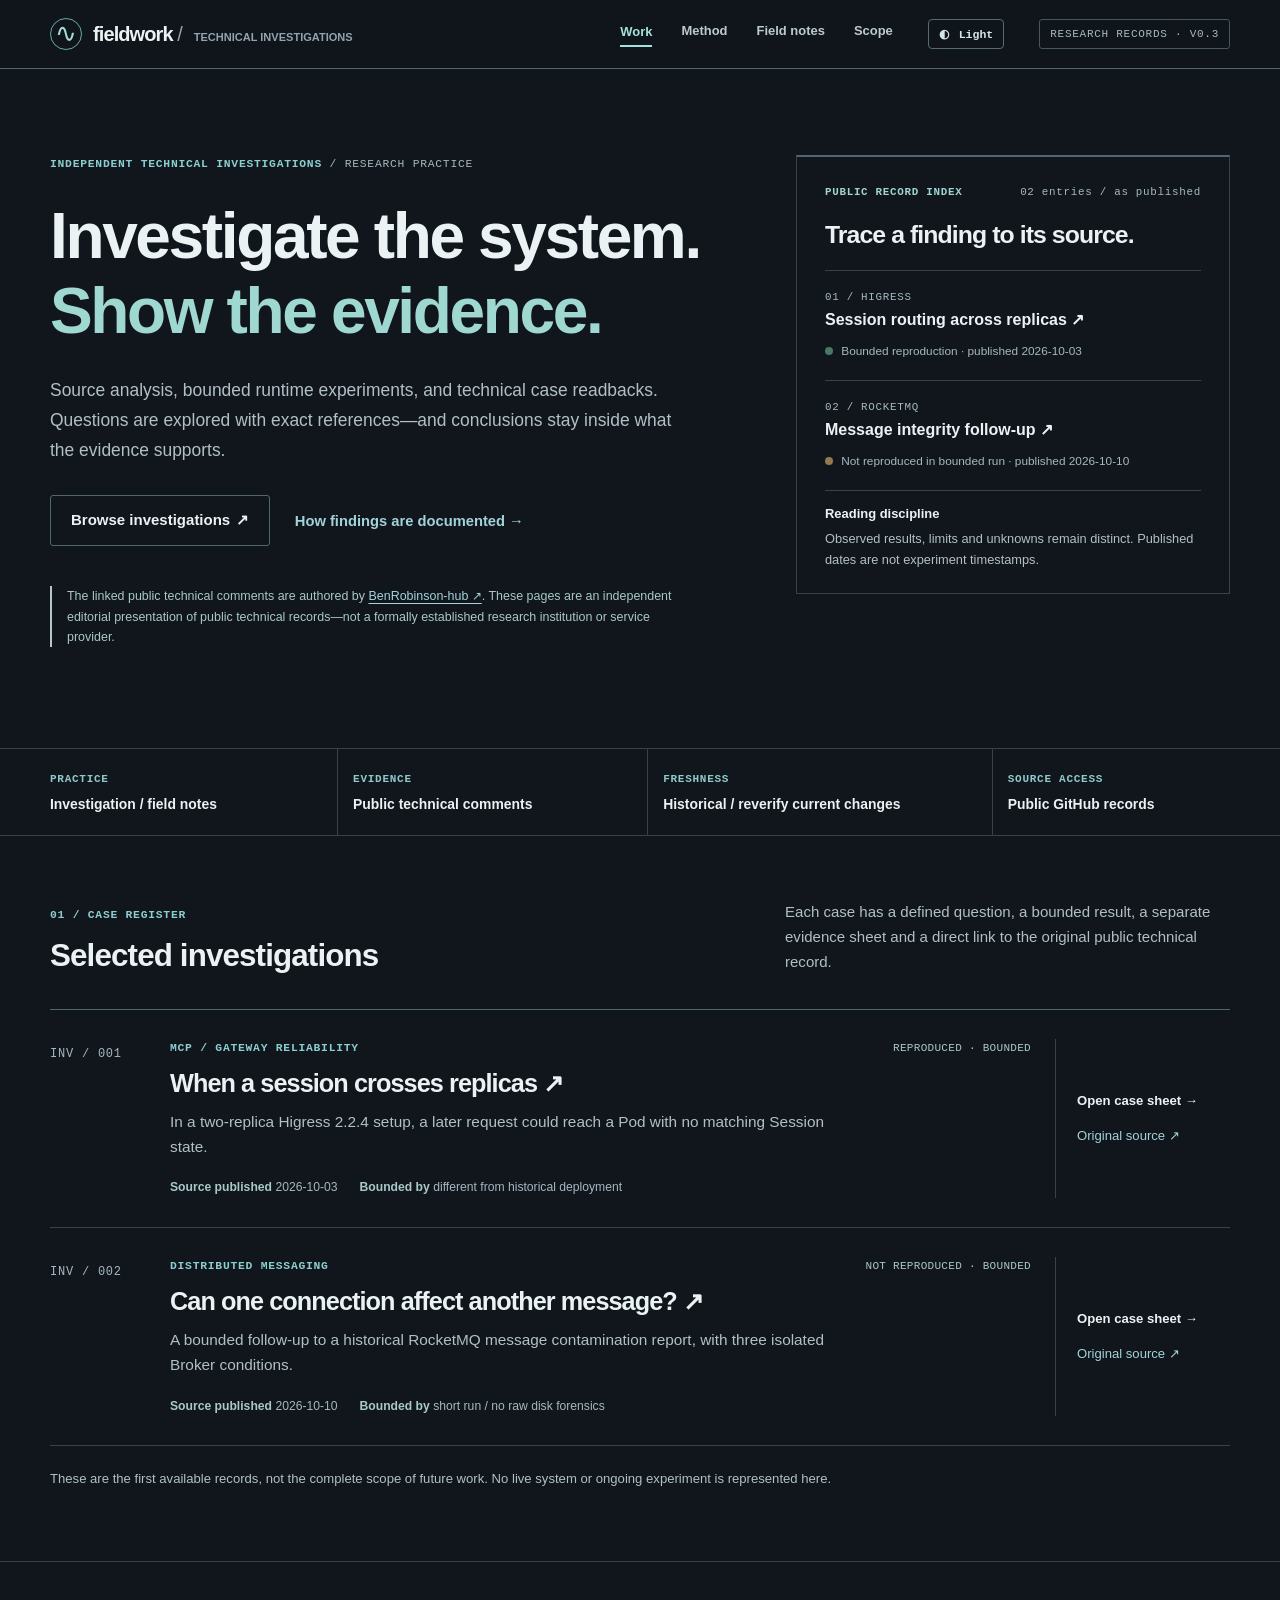
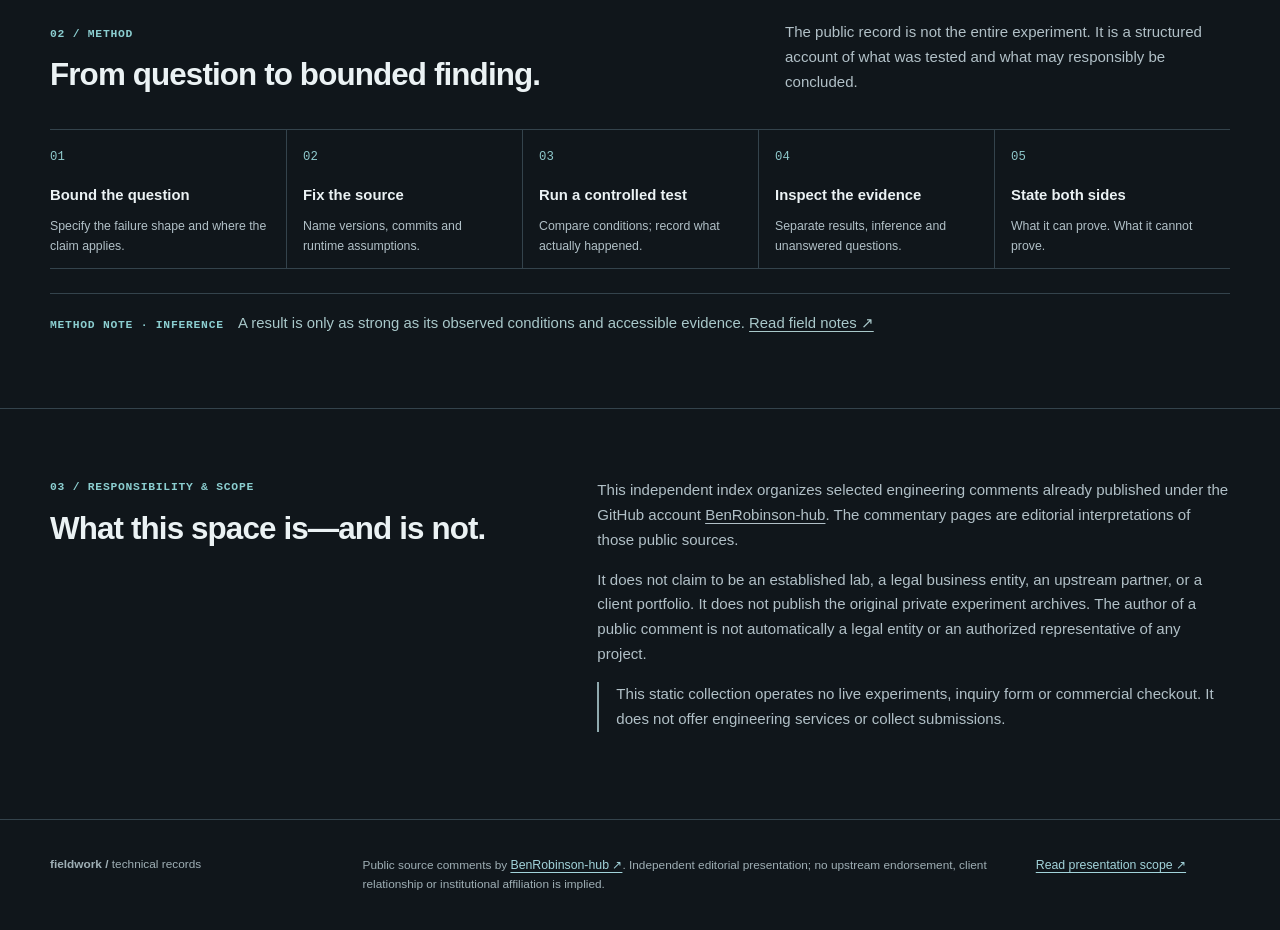
<file: index.html>
<!doctype html><html lang="en" data-theme="dark"><head><meta charset="utf-8"><meta name="viewport" content="width=device-width,initial-scale=1"><meta name="color-scheme" content="dark light"><meta name="description" content="Selected engineering investigations, exact public sources, bounded observations and explicit limits."><title>Independent technical investigations · Fieldwork V0.3</title><link rel="stylesheet" href="assets/site.css"><script defer src="assets/site.js"></script></head><body><header class="site-header"><div class="shell header-row"><a class="identity" href="index.html" aria-label="Fieldwork home"><span class="identity-symbol" aria-hidden="true">∿</span><span class="identity-text">fieldwork<span class="identity-slash"> / </span><small>technical investigations</small></span></a><button class="menu-button" aria-expanded="false" aria-controls="site-nav" type="button" data-nav-toggle>Menu <span aria-hidden="true">☰</span></button><nav id="site-nav" aria-label="Site navigation"><a href="#work">Work</a><a href="#method">Method</a><a href="notes.html">Field notes</a><a href="#scope">Scope</a></nav><button type="button" class="theme-button" data-theme-toggle aria-label="Switch to light appearance" aria-pressed="true"><span aria-hidden="true" class="theme-glyph">◐</span> <span data-theme-label>Light</span></button><span class="edition">RESEARCH RECORDS · V0.3</span></div></header><main id="content">
<section class="hero shell"><div class="hero-main"><div class="section-index">INDEPENDENT TECHNICAL INVESTIGATIONS <span class="rule-index">/ RESEARCH PRACTICE</span></div><h1>Investigate the system.<br><span>Show the evidence.</span></h1><p class="hero-lead">Source analysis, bounded runtime experiments, and technical case readbacks. Questions are explored with exact references—and conclusions stay inside what the evidence supports.</p><div class="hero-links"><a class="primary-action" href="#work">Browse investigations <span aria-hidden="true">↗</span></a><a class="secondary-action" href="#method">How findings are documented <span aria-hidden="true">→</span></a></div><p class="author-note">The linked public technical comments are authored by <a href="https://github.com/BenRobinson-hub" target="_blank" rel="noopener noreferrer">BenRobinson-hub ↗</a>. These pages are an independent editorial presentation of public technical records—not a formally established research institution or service provider.</p></div><aside class="hero-ledger" aria-labelledby="ledger-title"><div class="ledger-head"><span class="overline">PUBLIC RECORD INDEX</span><span class="small-index">02 entries / as published</span></div><h2 id="ledger-title">Trace a finding to its source.</h2><div class="ledger-entry"><div class="ledger-serial">01 / HIGRESS</div><a href="investigations/higress.html">Session routing across replicas <span aria-hidden="true">↗</span></a><div class="ledger-caption"><span class="measure-dot observed"></span> Bounded reproduction · published 2026-10-03</div></div><div class="ledger-entry"><div class="ledger-serial">02 / ROCKETMQ</div><a href="investigations/rocketmq.html">Message integrity follow-up <span aria-hidden="true">↗</span></a><div class="ledger-caption"><span class="measure-dot bounded"></span> Not reproduced in bounded run · published 2026-10-10</div></div><div class="ledger-notice"><strong>Reading discipline</strong><p>Observed results, limits and unknowns remain distinct. Published dates are not experiment timestamps.</p></div></aside></section>
<section class="status-band" aria-label="Scope and evidence state"><div class="shell status-band-grid"><div><span class="rail-key">PRACTICE</span><strong>Investigation / field notes</strong></div><div><span class="rail-key">EVIDENCE</span><strong>Public technical comments</strong></div><div><span class="rail-key">FRESHNESS</span><strong>Historical / reverify current changes</strong></div><div><span class="rail-key">SOURCE ACCESS</span><strong>Public GitHub records</strong></div></div></section>
<section class="section shell" id="work"><div class="section-heading"><div><span class="section-index">01 / CASE REGISTER</span><h2>Selected investigations</h2></div><p>Each case has a defined question, a bounded result, a separate evidence sheet and a direct link to the original public technical record.</p></div><div class="case-register">
<article class="case-row"><div class="case-counter">INV / 001</div><div class="case-main"><div class="case-title-row"><span class="meta-kicker">MCP / GATEWAY RELIABILITY</span><span class="status-plain">REPRODUCED · BOUNDED</span></div><h3><a href="investigations/higress.html">When a session crosses replicas<span aria-hidden="true"> ↗</span></a></h3><p>In a two-replica Higress 2.2.4 setup, a later request could reach a Pod with no matching Session state.</p><div class="row-foot"><span><b>Source published</b> 2026-10-03</span><span><b>Bounded by</b> different from historical deployment</span></div></div><div class="case-access"><a href="investigations/higress.html">Open case sheet <span aria-hidden="true">→</span></a><a href="https://github.com/higress-group/higress/issues/4788#issuecomment-5965753875" target="_blank" rel="noopener noreferrer">Original source ↗</a></div></article>
<article class="case-row"><div class="case-counter">INV / 002</div><div class="case-main"><div class="case-title-row"><span class="meta-kicker">DISTRIBUTED MESSAGING</span><span class="status-plain">NOT REPRODUCED · BOUNDED</span></div><h3><a href="investigations/rocketmq.html">Can one connection affect another message?<span aria-hidden="true"> ↗</span></a></h3><p>A bounded follow-up to a historical RocketMQ message contamination report, with three isolated Broker conditions.</p><div class="row-foot"><span><b>Source published</b> 2026-10-10</span><span><b>Bounded by</b> short run / no raw disk forensics</span></div></div><div class="case-access"><a href="investigations/rocketmq.html">Open case sheet <span aria-hidden="true">→</span></a><a href="https://github.com/apache/rocketmq/issues/10911#issuecomment-6099313937" target="_blank" rel="noopener noreferrer">Original source ↗</a></div></article>
</div><p class="under-register">These are the first available records, not the complete scope of future work. No live system or ongoing experiment is represented here.</p></section>
<section class="method-area" id="method"><div class="shell"><div class="section-heading method-head"><div><span class="section-index">02 / METHOD</span><h2>From question to bounded finding.</h2></div><p>The public record is not the entire experiment. It is a structured account of what was tested and what may responsibly be concluded.</p></div><div class="method-grid"><div><span>01</span><b>Bound the question</b><p>Specify the failure shape and where the claim applies.</p></div><div><span>02</span><b>Fix the source</b><p>Name versions, commits and runtime assumptions.</p></div><div><span>03</span><b>Run a controlled test</b><p>Compare conditions; record what actually happened.</p></div><div><span>04</span><b>Inspect the evidence</b><p>Separate results, inference and unanswered questions.</p></div><div><span>05</span><b>State both sides</b><p>What it can prove. What it cannot prove.</p></div></div><div class="method-note"><span class="micro-label">METHOD NOTE · INFERENCE</span> A result is only as strong as its observed conditions and accessible evidence. <a href="notes.html">Read field notes ↗</a></div></div></section>
<section class="section shell scope" id="scope"><div><span class="section-index">03 / RESPONSIBILITY &amp; SCOPE</span><h2>What this space is—and is not.</h2></div><div class="scope-copy"><p>This independent index organizes selected engineering comments already published under the GitHub account <a href="https://github.com/BenRobinson-hub" target="_blank" rel="noopener noreferrer">BenRobinson-hub</a>. The commentary pages are editorial interpretations of those public sources.</p><p>It does not claim to be an established lab, a legal business entity, an upstream partner, or a client portfolio. It does not publish the original private experiment archives. The author of a public comment is not automatically a legal entity or an authorized representative of any project.</p><p class="scope-final">This static collection operates no live experiments, inquiry form or commercial checkout. It does not offer engineering services or collect submissions.</p></div></section></main><footer class="footer"><div class="shell footer-grid"><span><strong>fieldwork /</strong> technical records</span><span>Public source comments by <a href="https://github.com/BenRobinson-hub" target="_blank" rel="noopener noreferrer">BenRobinson-hub ↗</a>. Independent editorial presentation; no upstream endorsement, client relationship or institutional affiliation is implied.</span><a href="#scope">Read presentation scope ↗</a></div></footer></body></html>
</file>
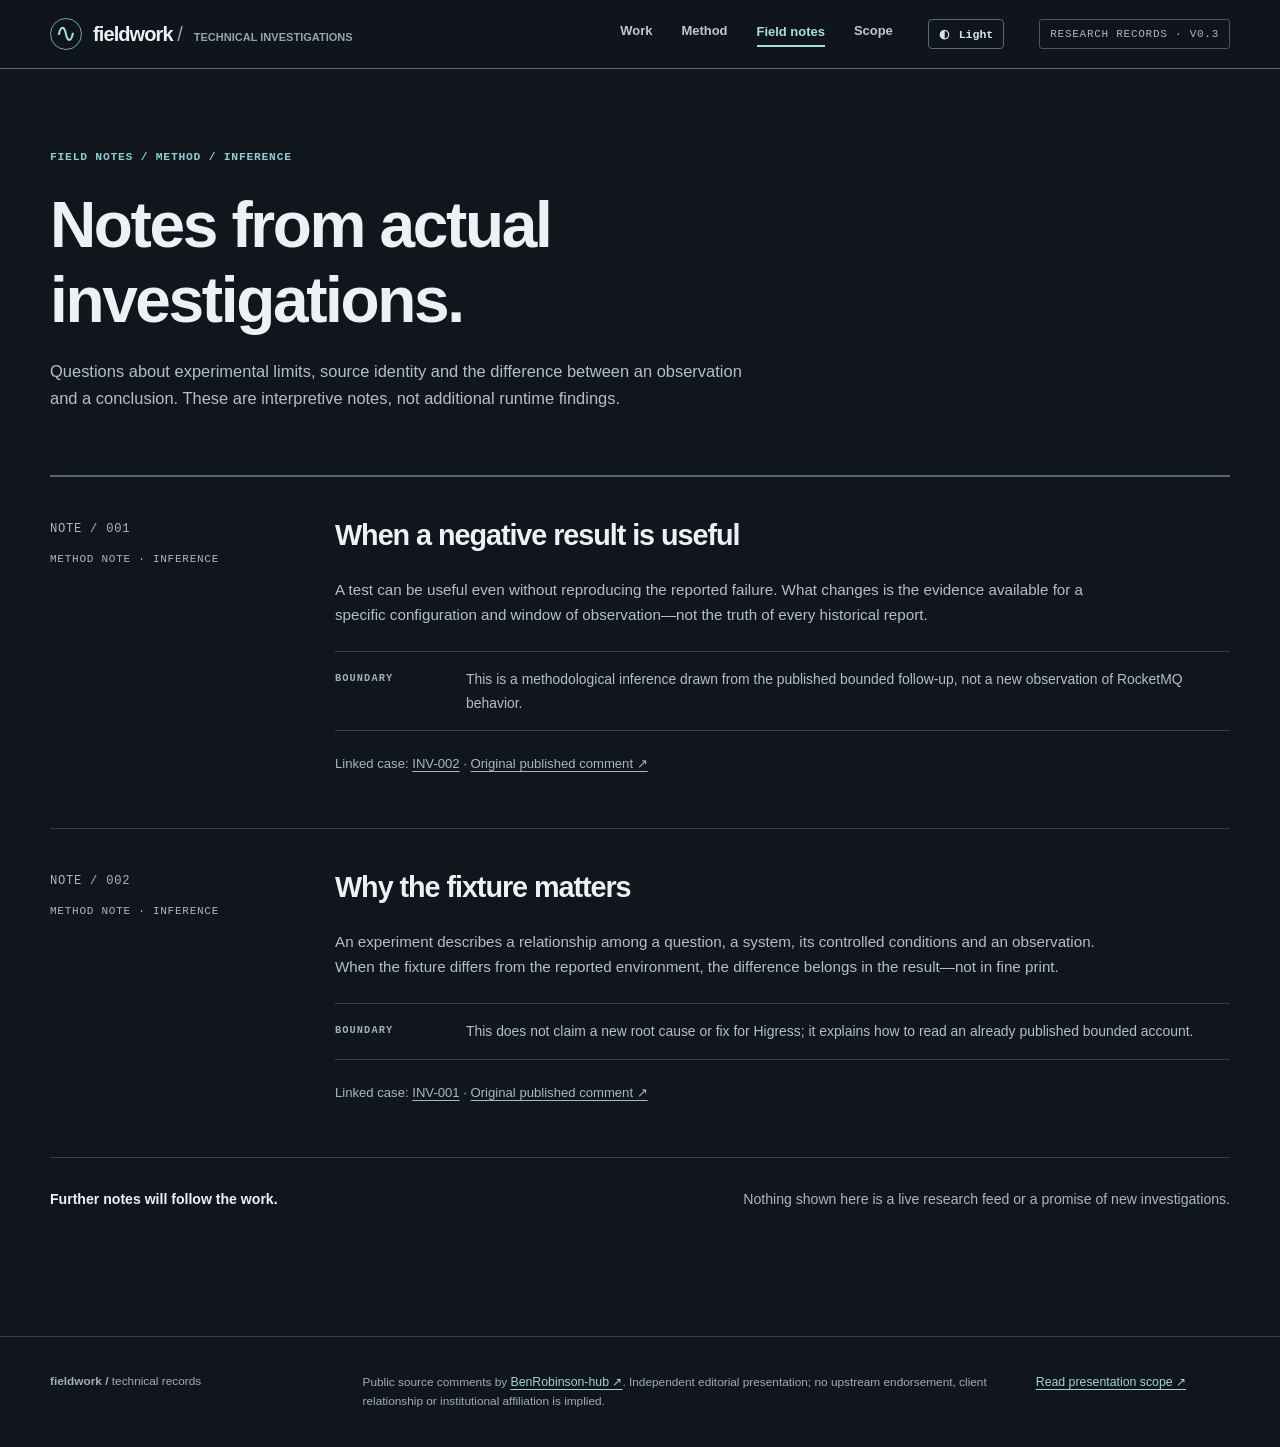
<file: notes.html>
<!doctype html><html lang="en" data-theme="dark"><head><meta charset="utf-8"><meta name="viewport" content="width=device-width,initial-scale=1"><meta name="color-scheme" content="dark light"><meta name="description" content="Selected engineering investigations, exact public sources, bounded observations and explicit limits."><title>Field notes · Fieldwork V0.3</title><link rel="stylesheet" href="assets/site.css"><script defer src="assets/site.js"></script></head><body><header class="site-header"><div class="shell header-row"><a class="identity" href="index.html" aria-label="Fieldwork home"><span class="identity-symbol" aria-hidden="true">∿</span><span class="identity-text">fieldwork<span class="identity-slash"> / </span><small>technical investigations</small></span></a><button class="menu-button" aria-expanded="false" aria-controls="site-nav" type="button" data-nav-toggle>Menu <span aria-hidden="true">☰</span></button><nav id="site-nav" aria-label="Site navigation"><a href="index.html#work">Work</a><a href="index.html#method">Method</a><a href="notes.html" aria-current="page">Field notes</a><a href="index.html#scope">Scope</a></nav><button type="button" class="theme-button" data-theme-toggle aria-label="Switch to light appearance" aria-pressed="true"><span aria-hidden="true" class="theme-glyph">◐</span> <span data-theme-label>Light</span></button><span class="edition">RESEARCH RECORDS · V0.3</span></div></header><main id="content"><section class="shell notes-head"><span class="section-index">FIELD NOTES / METHOD / INFERENCE</span><h1>Notes from actual investigations.</h1><p>Questions about experimental limits, source identity and the difference between an observation and a conclusion. These are interpretive notes, not additional runtime findings.</p></section><section class="shell notes-container"><article class="note-record"><div class="note-number">NOTE / 001 <span>METHOD NOTE · INFERENCE</span></div><div class="note-reading"><h2>When a negative result is useful</h2><p>A test can be useful even without reproducing the reported failure. What changes is the evidence available for a specific configuration and window of observation—not the truth of every historical report.</p><div class="note-boundary"><span class="micro-label">BOUNDARY</span> This is a methodological inference drawn from the published bounded follow-up, not a new observation of RocketMQ behavior.</div><p class="note-citation">Linked case: <a href="investigations/rocketmq.html">INV-002</a> · <a href="https://github.com/apache/rocketmq/issues/10911#issuecomment-6099313937" target="_blank" rel="noopener noreferrer">Original published comment ↗</a></p></div></article><article class="note-record"><div class="note-number">NOTE / 002 <span>METHOD NOTE · INFERENCE</span></div><div class="note-reading"><h2>Why the fixture matters</h2><p>An experiment describes a relationship among a question, a system, its controlled conditions and an observation. When the fixture differs from the reported environment, the difference belongs in the result—not in fine print.</p><div class="note-boundary"><span class="micro-label">BOUNDARY</span> This does not claim a new root cause or fix for Higress; it explains how to read an already published bounded account.</div><p class="note-citation">Linked case: <a href="investigations/higress.html">INV-001</a> · <a href="https://github.com/higress-group/higress/issues/4788#issuecomment-5965753875" target="_blank" rel="noopener noreferrer">Original published comment ↗</a></p></div></article><div class="notes-end"><strong>Further notes will follow the work.</strong><span>Nothing shown here is a live research feed or a promise of new investigations.</span></div></section></main><footer class="footer"><div class="shell footer-grid"><span><strong>fieldwork /</strong> technical records</span><span>Public source comments by <a href="https://github.com/BenRobinson-hub" target="_blank" rel="noopener noreferrer">BenRobinson-hub ↗</a>. Independent editorial presentation; no upstream endorsement, client relationship or institutional affiliation is implied.</span><a href="index.html#scope">Read presentation scope ↗</a></div></footer></body></html>
</file>
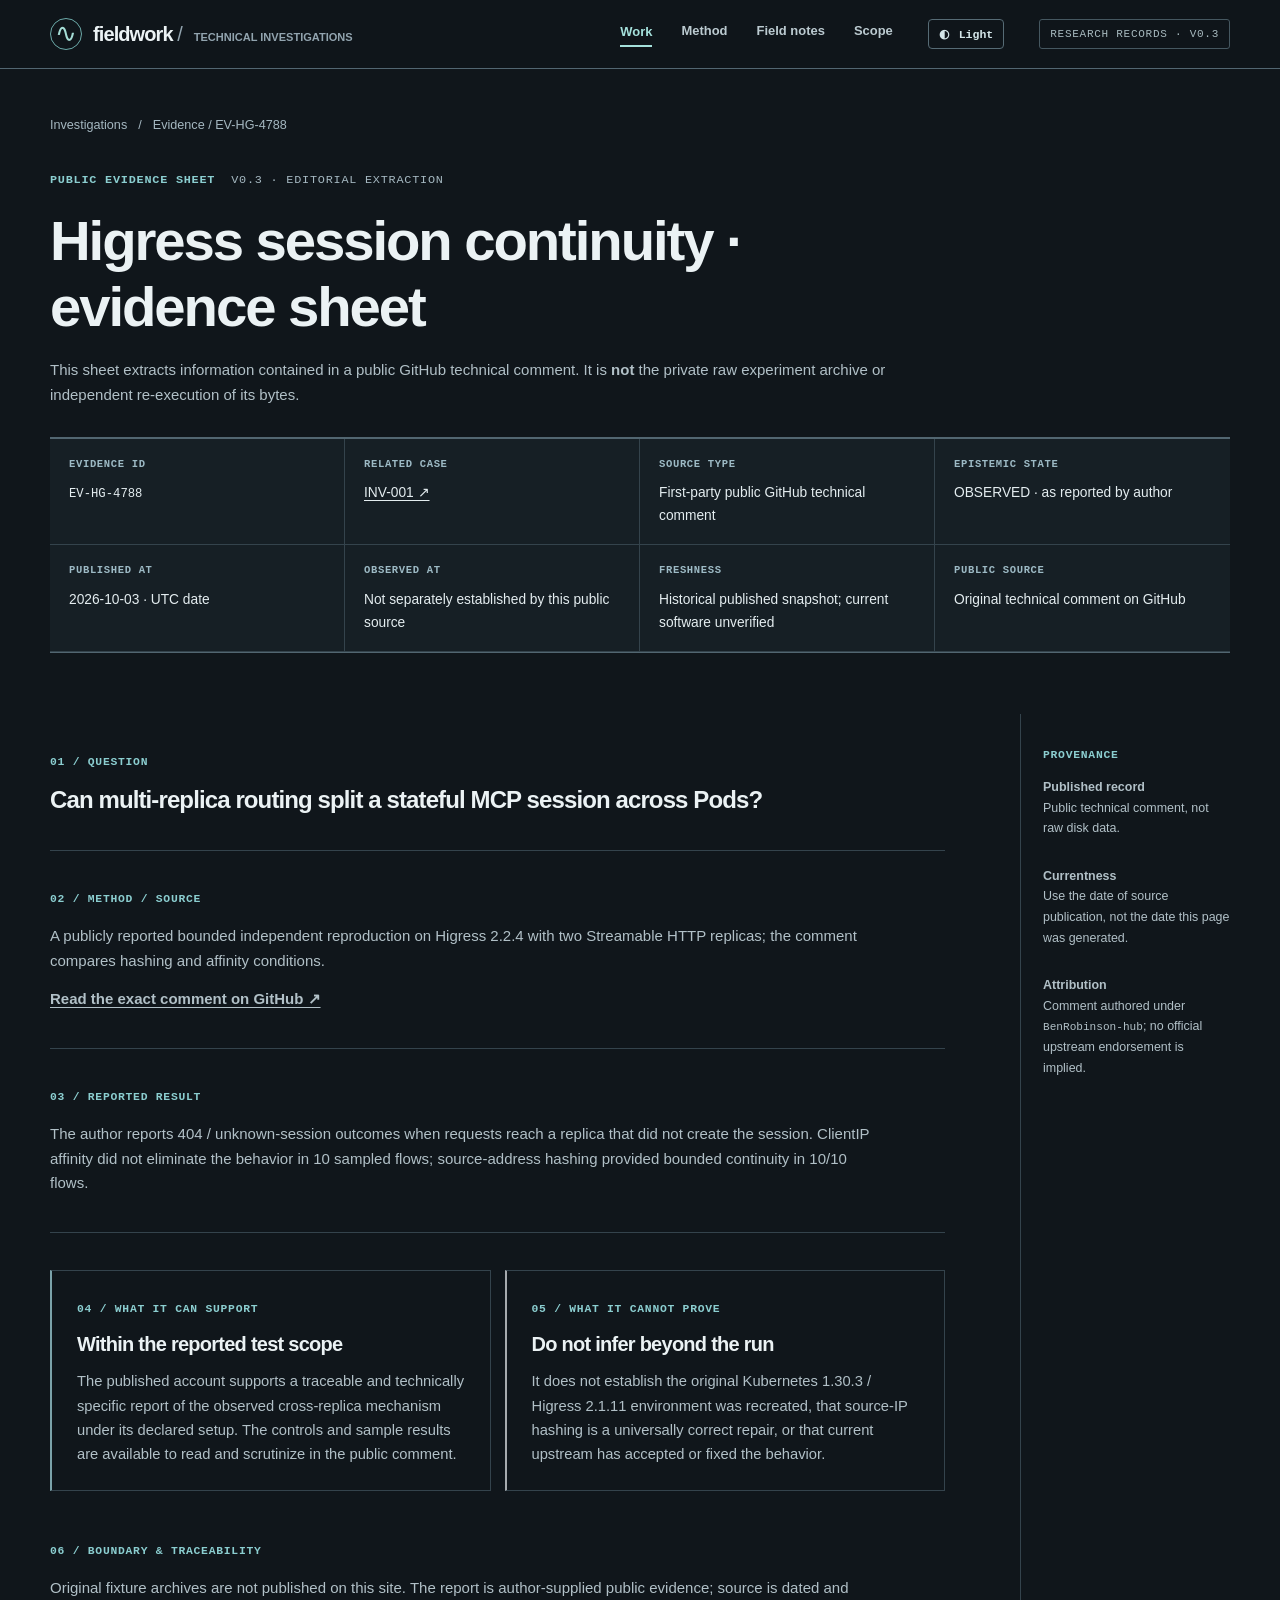
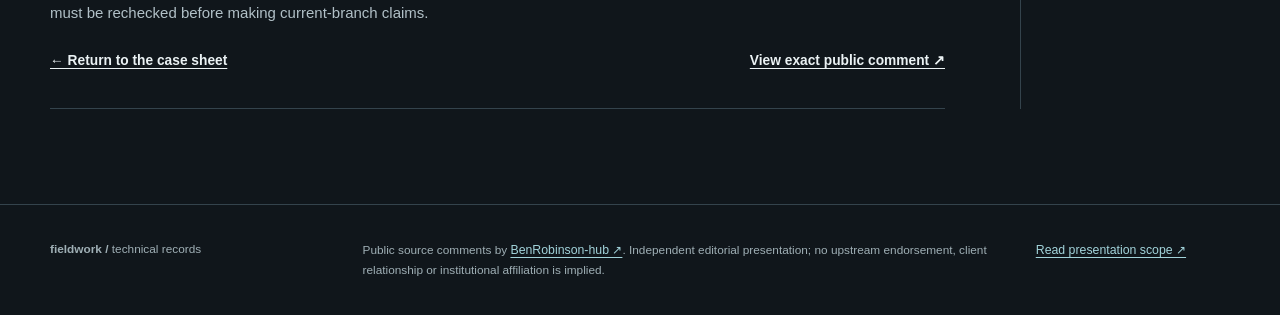
<file: evidence/higress-4788.html>
<!doctype html><html lang="en" data-theme="dark"><head><meta charset="utf-8"><meta name="viewport" content="width=device-width,initial-scale=1"><meta name="color-scheme" content="dark light"><meta name="description" content="Selected engineering investigations, exact public sources, bounded observations and explicit limits."><title>Higress session continuity · evidence sheet · Fieldwork V0.3</title><link rel="stylesheet" href="../assets/site.css"><script defer src="../assets/site.js"></script></head><body><header class="site-header"><div class="shell header-row"><a class="identity" href="../index.html" aria-label="Fieldwork home"><span class="identity-symbol" aria-hidden="true">∿</span><span class="identity-text">fieldwork<span class="identity-slash"> / </span><small>technical investigations</small></span></a><button class="menu-button" aria-expanded="false" aria-controls="site-nav" type="button" data-nav-toggle>Menu <span aria-hidden="true">☰</span></button><nav id="site-nav" aria-label="Site navigation"><a href="../index.html#work" aria-current="location">Work</a><a href="../index.html#method">Method</a><a href="../notes.html">Field notes</a><a href="../index.html#scope">Scope</a></nav><button type="button" class="theme-button" data-theme-toggle aria-label="Switch to light appearance" aria-pressed="true"><span aria-hidden="true" class="theme-glyph">◐</span> <span data-theme-label>Light</span></button><span class="edition">RESEARCH RECORDS · V0.3</span></div></header><main id="content"><section class="shell evidence-top"><div class="breadcrumbs"><a href="../index.html#work">Investigations</a><span aria-hidden="true">/</span><span>Evidence / EV-HG-4788</span></div><div class="sheet-label">PUBLIC EVIDENCE SHEET <span>V0.3 · EDITORIAL EXTRACTION</span></div><h1>Higress session continuity · evidence sheet</h1><p>This sheet extracts information contained in a public GitHub technical comment. It is <strong>not</strong> the private raw experiment archive or independent re-execution of its bytes.</p><dl class="evidence-metadata"><div class="kv-item"><dt>EVIDENCE ID</dt><dd><code>EV-HG-4788</code></dd></div><div class="kv-item"><dt>RELATED CASE</dt><dd><a href="../investigations/higress.html">INV-001 ↗</a></dd></div><div class="kv-item"><dt>SOURCE TYPE</dt><dd>First-party public GitHub technical comment</dd></div><div class="kv-item"><dt>EPISTEMIC STATE</dt><dd>OBSERVED · as reported by author</dd></div><div class="kv-item"><dt>PUBLISHED AT</dt><dd>2026-10-03 · UTC date</dd></div><div class="kv-item"><dt>OBSERVED AT</dt><dd>Not separately established by this public source</dd></div><div class="kv-item"><dt>FRESHNESS</dt><dd>Historical published snapshot; current software unverified</dd></div><div class="kv-item"><dt>PUBLIC SOURCE</dt><dd>Original technical comment on GitHub</dd></div></dl></section><section class="shell evidence-body"><div class="sheet-core"><section class="sheet-object"><span class="section-index">01 / QUESTION</span><h2>Can multi-replica routing split a stateful MCP session across Pods?</h2></section><section class="sheet-object"><span class="section-index">02 / METHOD / SOURCE</span><p>A publicly reported bounded independent reproduction on Higress 2.2.4 with two Streamable HTTP replicas; the comment compares hashing and affinity conditions.</p><p class="exact-public-source"><a href="https://github.com/higress-group/higress/issues/4788#issuecomment-5965753875" target="_blank" rel="noopener noreferrer">Read the exact comment on GitHub ↗</a></p></section><section class="sheet-object"><span class="section-index">03 / REPORTED RESULT</span><p>The author reports 404 / unknown-session outcomes when requests reach a replica that did not create the session. ClientIP affinity did not eliminate the behavior in 10 sampled flows; source-address hashing provided bounded continuity in 10/10 flows.</p></section><div class="proof-grid"><section class="proof-object can"><span class="section-index">04 / WHAT IT CAN SUPPORT</span><h2>Within the reported test scope</h2><p>The published account supports a traceable and technically specific report of the observed cross-replica mechanism under its declared setup. The controls and sample results are available to read and scrutinize in the public comment.</p></section><section class="proof-object cannot"><span class="section-index">05 / WHAT IT CANNOT PROVE</span><h2>Do not infer beyond the run</h2><p>It does not establish the original Kubernetes 1.30.3 / Higress 2.1.11 environment was recreated, that source-IP hashing is a universally correct repair, or that current upstream has accepted or fixed the behavior.</p></section></div><section class="sheet-object"><span class="section-index">06 / BOUNDARY &amp; TRACEABILITY</span><p>Original fixture archives are not published on this site. The report is author-supplied public evidence; source is dated and must be rechecked before making current-branch claims.</p><div class="source-foot"><a href="../investigations/higress.html">← Return to the case sheet</a><a href="https://github.com/higress-group/higress/issues/4788#issuecomment-5965753875" target="_blank" rel="noopener noreferrer">View exact public comment ↗</a></div></section></div><aside class="evidence-side"><span class="micro-label">PROVENANCE</span><p><strong>Published record</strong><br>Public technical comment, not raw disk data.</p><p><strong>Currentness</strong><br>Use the date of source publication, not the date this page was generated.</p><p><strong>Attribution</strong><br>Comment authored under <code>BenRobinson-hub</code>; no official upstream endorsement is implied.</p></aside></section></main><footer class="footer"><div class="shell footer-grid"><span><strong>fieldwork /</strong> technical records</span><span>Public source comments by <a href="https://github.com/BenRobinson-hub" target="_blank" rel="noopener noreferrer">BenRobinson-hub ↗</a>. Independent editorial presentation; no upstream endorsement, client relationship or institutional affiliation is implied.</span><a href="../index.html#scope">Read presentation scope ↗</a></div></footer></body></html>
</file>
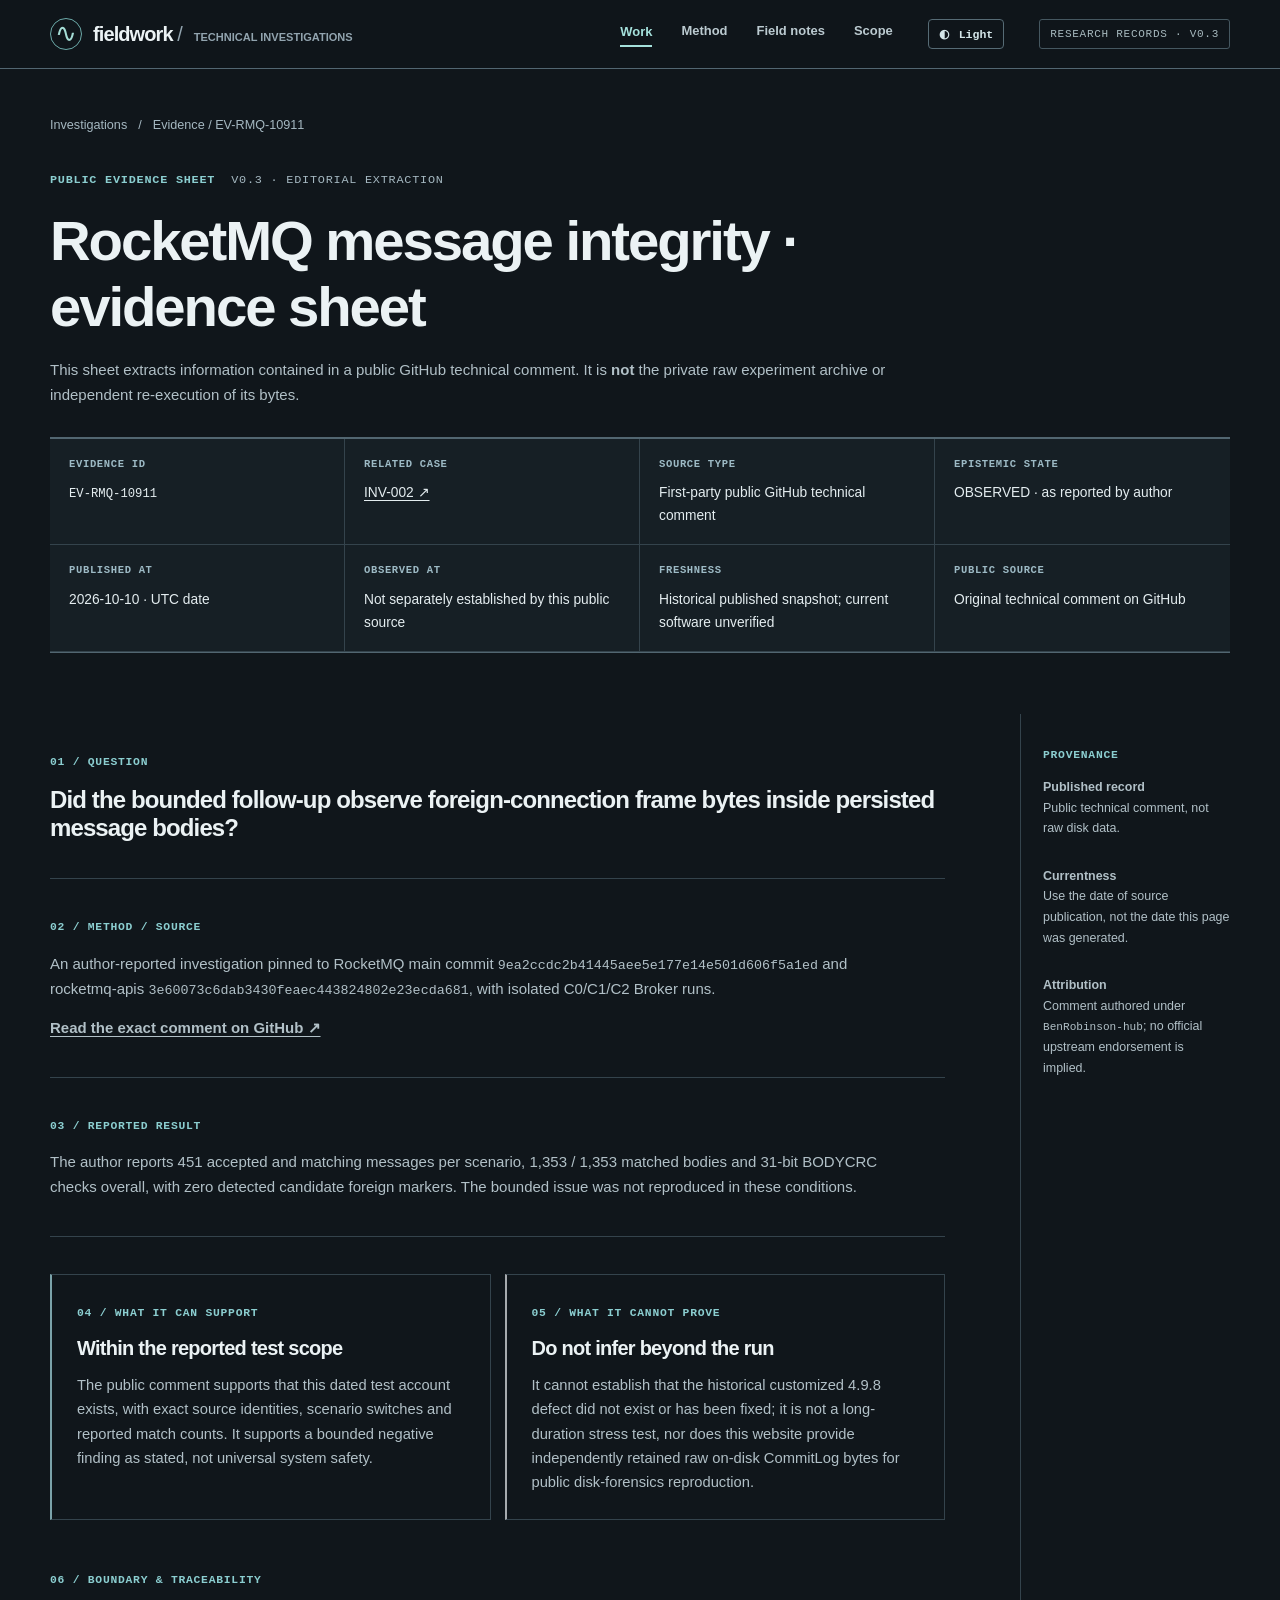
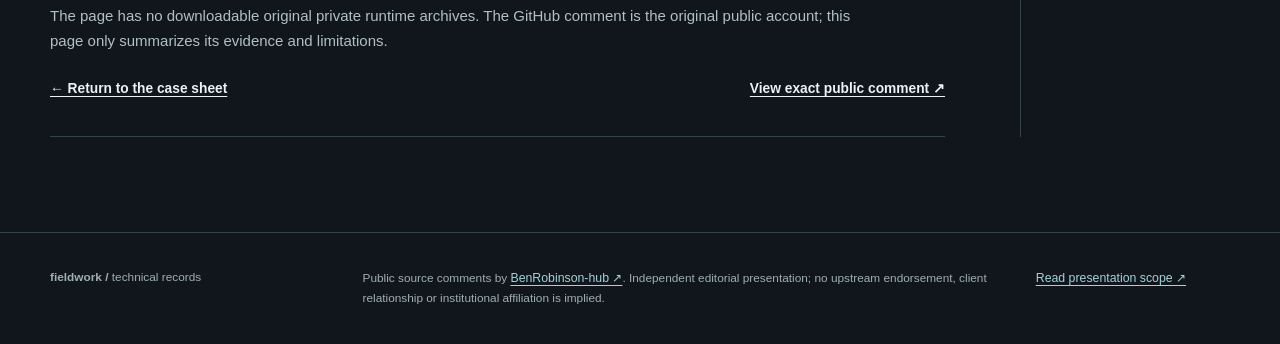
<file: evidence/rocketmq-10911.html>
<!doctype html><html lang="en" data-theme="dark"><head><meta charset="utf-8"><meta name="viewport" content="width=device-width,initial-scale=1"><meta name="color-scheme" content="dark light"><meta name="description" content="Selected engineering investigations, exact public sources, bounded observations and explicit limits."><title>RocketMQ message integrity · evidence sheet · Fieldwork V0.3</title><link rel="stylesheet" href="../assets/site.css"><script defer src="../assets/site.js"></script></head><body><header class="site-header"><div class="shell header-row"><a class="identity" href="../index.html" aria-label="Fieldwork home"><span class="identity-symbol" aria-hidden="true">∿</span><span class="identity-text">fieldwork<span class="identity-slash"> / </span><small>technical investigations</small></span></a><button class="menu-button" aria-expanded="false" aria-controls="site-nav" type="button" data-nav-toggle>Menu <span aria-hidden="true">☰</span></button><nav id="site-nav" aria-label="Site navigation"><a href="../index.html#work" aria-current="location">Work</a><a href="../index.html#method">Method</a><a href="../notes.html">Field notes</a><a href="../index.html#scope">Scope</a></nav><button type="button" class="theme-button" data-theme-toggle aria-label="Switch to light appearance" aria-pressed="true"><span aria-hidden="true" class="theme-glyph">◐</span> <span data-theme-label>Light</span></button><span class="edition">RESEARCH RECORDS · V0.3</span></div></header><main id="content"><section class="shell evidence-top"><div class="breadcrumbs"><a href="../index.html#work">Investigations</a><span aria-hidden="true">/</span><span>Evidence / EV-RMQ-10911</span></div><div class="sheet-label">PUBLIC EVIDENCE SHEET <span>V0.3 · EDITORIAL EXTRACTION</span></div><h1>RocketMQ message integrity · evidence sheet</h1><p>This sheet extracts information contained in a public GitHub technical comment. It is <strong>not</strong> the private raw experiment archive or independent re-execution of its bytes.</p><dl class="evidence-metadata"><div class="kv-item"><dt>EVIDENCE ID</dt><dd><code>EV-RMQ-10911</code></dd></div><div class="kv-item"><dt>RELATED CASE</dt><dd><a href="../investigations/rocketmq.html">INV-002 ↗</a></dd></div><div class="kv-item"><dt>SOURCE TYPE</dt><dd>First-party public GitHub technical comment</dd></div><div class="kv-item"><dt>EPISTEMIC STATE</dt><dd>OBSERVED · as reported by author</dd></div><div class="kv-item"><dt>PUBLISHED AT</dt><dd>2026-10-10 · UTC date</dd></div><div class="kv-item"><dt>OBSERVED AT</dt><dd>Not separately established by this public source</dd></div><div class="kv-item"><dt>FRESHNESS</dt><dd>Historical published snapshot; current software unverified</dd></div><div class="kv-item"><dt>PUBLIC SOURCE</dt><dd>Original technical comment on GitHub</dd></div></dl></section><section class="shell evidence-body"><div class="sheet-core"><section class="sheet-object"><span class="section-index">01 / QUESTION</span><h2>Did the bounded follow-up observe foreign-connection frame bytes inside persisted message bodies?</h2></section><section class="sheet-object"><span class="section-index">02 / METHOD / SOURCE</span><p>An author-reported investigation pinned to RocketMQ main commit <code>9ea2ccdc2b41445aee5e177e14e501d606f5a1ed</code> and rocketmq-apis <code>3e60073c6dab3430feaec443824802e23ecda681</code>, with isolated C0/C1/C2 Broker runs.</p><p class="exact-public-source"><a href="https://github.com/apache/rocketmq/issues/10911#issuecomment-6099313937" target="_blank" rel="noopener noreferrer">Read the exact comment on GitHub ↗</a></p></section><section class="sheet-object"><span class="section-index">03 / REPORTED RESULT</span><p>The author reports 451 accepted and matching messages per scenario, 1,353 / 1,353 matched bodies and 31-bit BODYCRC checks overall, with zero detected candidate foreign markers. The bounded issue was not reproduced in these conditions.</p></section><div class="proof-grid"><section class="proof-object can"><span class="section-index">04 / WHAT IT CAN SUPPORT</span><h2>Within the reported test scope</h2><p>The public comment supports that this dated test account exists, with exact source identities, scenario switches and reported match counts. It supports a bounded negative finding as stated, not universal system safety.</p></section><section class="proof-object cannot"><span class="section-index">05 / WHAT IT CANNOT PROVE</span><h2>Do not infer beyond the run</h2><p>It cannot establish that the historical customized 4.9.8 defect did not exist or has been fixed; it is not a long-duration stress test, nor does this website provide independently retained raw on-disk CommitLog bytes for public disk-forensics reproduction.</p></section></div><section class="sheet-object"><span class="section-index">06 / BOUNDARY &amp; TRACEABILITY</span><p>The page has no downloadable original private runtime archives. The GitHub comment is the original public account; this page only summarizes its evidence and limitations.</p><div class="source-foot"><a href="../investigations/rocketmq.html">← Return to the case sheet</a><a href="https://github.com/apache/rocketmq/issues/10911#issuecomment-6099313937" target="_blank" rel="noopener noreferrer">View exact public comment ↗</a></div></section></div><aside class="evidence-side"><span class="micro-label">PROVENANCE</span><p><strong>Published record</strong><br>Public technical comment, not raw disk data.</p><p><strong>Currentness</strong><br>Use the date of source publication, not the date this page was generated.</p><p><strong>Attribution</strong><br>Comment authored under <code>BenRobinson-hub</code>; no official upstream endorsement is implied.</p></aside></section></main><footer class="footer"><div class="shell footer-grid"><span><strong>fieldwork /</strong> technical records</span><span>Public source comments by <a href="https://github.com/BenRobinson-hub" target="_blank" rel="noopener noreferrer">BenRobinson-hub ↗</a>. Independent editorial presentation; no upstream endorsement, client relationship or institutional affiliation is implied.</span><a href="../index.html#scope">Read presentation scope ↗</a></div></footer></body></html>
</file>
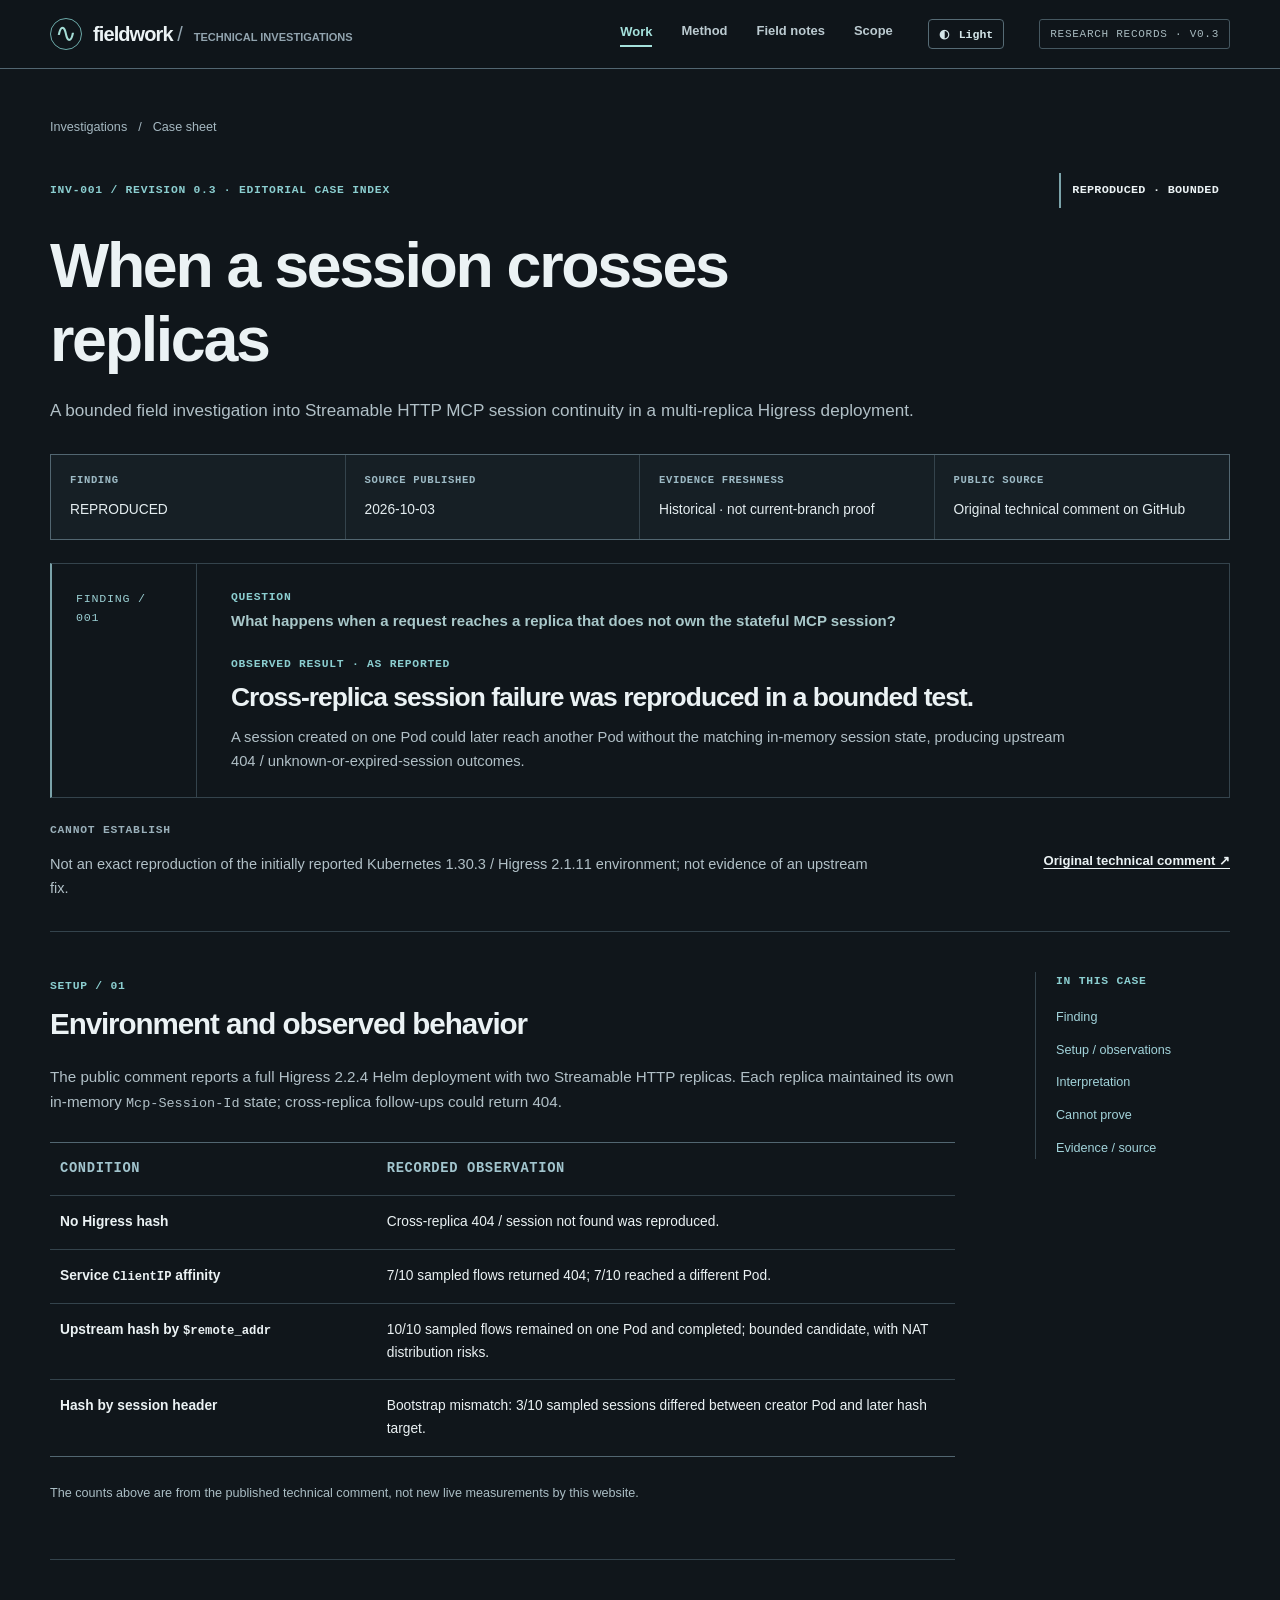
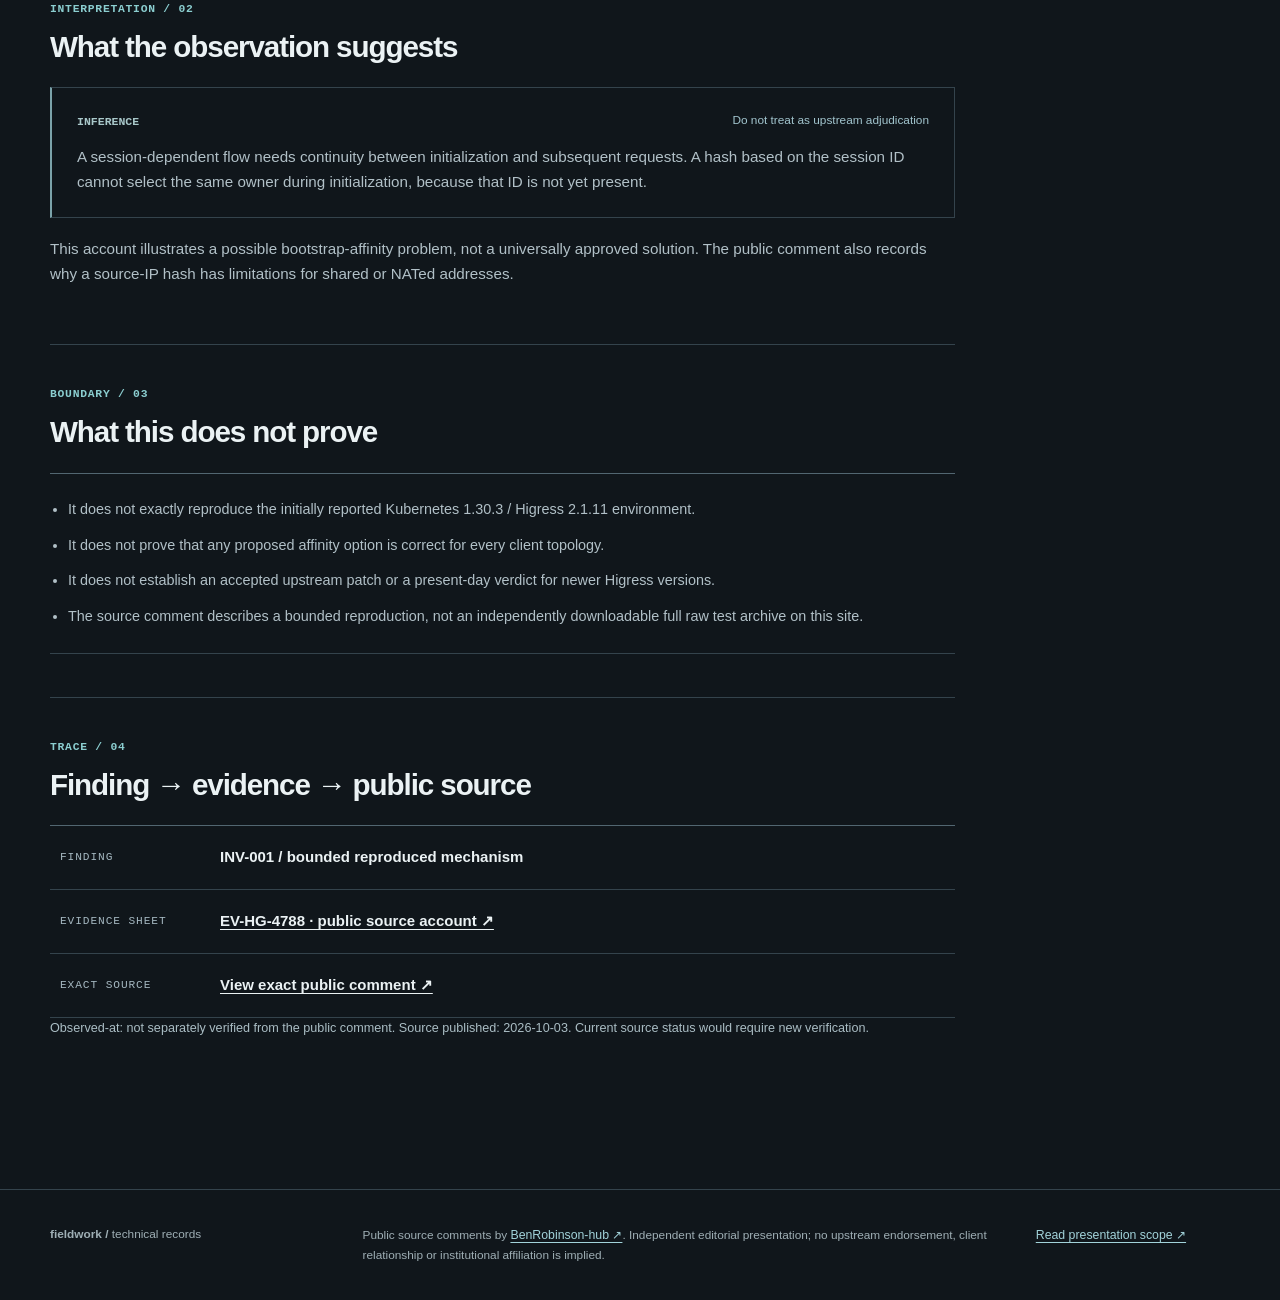
<file: investigations/higress.html>
<!doctype html><html lang="en" data-theme="dark"><head><meta charset="utf-8"><meta name="viewport" content="width=device-width,initial-scale=1"><meta name="color-scheme" content="dark light"><meta name="description" content="Selected engineering investigations, exact public sources, bounded observations and explicit limits."><title>Higress · cross-replica sessions · Fieldwork V0.3</title><link rel="stylesheet" href="../assets/site.css"><script defer src="../assets/site.js"></script></head><body><header class="site-header"><div class="shell header-row"><a class="identity" href="../index.html" aria-label="Fieldwork home"><span class="identity-symbol" aria-hidden="true">∿</span><span class="identity-text">fieldwork<span class="identity-slash"> / </span><small>technical investigations</small></span></a><button class="menu-button" aria-expanded="false" aria-controls="site-nav" type="button" data-nav-toggle>Menu <span aria-hidden="true">☰</span></button><nav id="site-nav" aria-label="Site navigation"><a href="../index.html#work" aria-current="location">Work</a><a href="../index.html#method">Method</a><a href="../notes.html">Field notes</a><a href="../index.html#scope">Scope</a></nav><button type="button" class="theme-button" data-theme-toggle aria-label="Switch to light appearance" aria-pressed="true"><span aria-hidden="true" class="theme-glyph">◐</span> <span data-theme-label>Light</span></button><span class="edition">RESEARCH RECORDS · V0.3</span></div></header><main id="content"><section class="shell case-head"><div class="breadcrumbs"><a href="../index.html#work">Investigations</a><span aria-hidden="true">/</span><span>Case sheet</span></div><div class="case-head-top"><span class="section-index">INV-001 / REVISION 0.3 · EDITORIAL CASE INDEX</span><span class="inline-state">REPRODUCED · BOUNDED</span></div><h1>When a session crosses replicas</h1><p class="case-deck">A bounded field investigation into Streamable HTTP MCP session continuity in a multi-replica Higress deployment.</p><dl class="case-status-rail"><div class="kv-item"><dt>FINDING</dt><dd>REPRODUCED</dd></div><div class="kv-item"><dt>SOURCE PUBLISHED</dt><dd>2026-10-03</dd></div><div class="kv-item"><dt>EVIDENCE FRESHNESS</dt><dd>Historical · not current-branch proof</dd></div><div class="kv-item"><dt>PUBLIC SOURCE</dt><dd>Original technical comment on GitHub</dd></div></dl><div class="primary-finding" id="finding"><div class="finding-id">FINDING / 001</div><div><span class="micro-label">QUESTION</span><p class="finding-q">What happens when a request reaches a replica that does not own the stateful MCP session?</p><span class="micro-label">OBSERVED RESULT · AS REPORTED</span><h2>Cross-replica session failure was reproduced in a bounded test.</h2><p>A session created on one Pod could later reach another Pod without the matching in-memory session state, producing upstream 404 / unknown-or-expired-session outcomes.</p></div></div><div class="boundary-line"><div><span class="micro-label">CANNOT ESTABLISH</span><p>Not an exact reproduction of the initially reported Kubernetes 1.30.3 / Higress 2.1.11 environment; not evidence of an upstream fix.</p></div><a class="inline-link" href="https://github.com/higress-group/higress/issues/4788#issuecomment-5965753875" target="_blank" rel="noopener noreferrer">Original technical comment ↗</a></div></section>
<div class="shell deep-layout"><article class="deep-content"><section id="setup" class="case-section"><div class="block-head"><span class="section-index">SETUP / 01</span><h2>Environment and observed behavior</h2></div><p>The public comment reports a full Higress 2.2.4 Helm deployment with two Streamable HTTP replicas. Each replica maintained its own in-memory <code>Mcp-Session-Id</code> state; cross-replica follow-ups could return 404.</p><div class="technical-matrix" role="group" aria-label="Higress comparison summary"><div class="matrix-header"><span>CONDITION</span><span>RECORDED OBSERVATION</span></div><div><strong>No Higress hash</strong><span>Cross-replica 404 / session not found was reproduced.</span></div><div><strong>Service <code>ClientIP</code> affinity</strong><span>7/10 sampled flows returned 404; 7/10 reached a different Pod.</span></div><div><strong>Upstream hash by <code>$remote_addr</code></strong><span>10/10 sampled flows remained on one Pod and completed; bounded candidate, with NAT distribution risks.</span></div><div><strong>Hash by session header</strong><span>Bootstrap mismatch: 3/10 sampled sessions differed between creator Pod and later hash target.</span></div></div><p class="fine-note">The counts above are from the published technical comment, not new live measurements by this website.</p></section>
<section id="interpretation" class="case-section"><div class="block-head"><span class="section-index">INTERPRETATION / 02</span><h2>What the observation suggests</h2></div><div class="proposition"><div class="proposition-head"><span class="line-tag infer">INFERENCE</span><span>Do not treat as upstream adjudication</span></div><p>A session-dependent flow needs continuity between initialization and subsequent requests. A hash based on the session ID cannot select the same owner during initialization, because that ID is not yet present.</p></div><p>This account illustrates a possible bootstrap-affinity problem, not a universally approved solution. The public comment also records why a source-IP hash has limitations for shared or NATed addresses.</p></section>
<section id="limits" class="case-section"><div class="block-head"><span class="section-index">BOUNDARY / 03</span><h2>What this does not prove</h2></div><div class="limit-object"><ul><li>It does not exactly reproduce the initially reported Kubernetes 1.30.3 / Higress 2.1.11 environment.</li><li>It does not prove that any proposed affinity option is correct for every client topology.</li><li>It does not establish an accepted upstream patch or a present-day verdict for newer Higress versions.</li><li>The source comment describes a bounded reproduction, not an independently downloadable full raw test archive on this site.</li></ul></div></section>
<section id="evidence" class="case-section"><div class="block-head"><span class="section-index">TRACE / 04</span><h2>Finding → evidence → public source</h2></div><div class="trace-steps"><div><span>FINDING</span><strong>INV-001 / bounded reproduced mechanism</strong></div><div><span>EVIDENCE SHEET</span><a href="../evidence/higress-4788.html">EV-HG-4788 · public source account ↗</a></div><div><span>EXACT SOURCE</span><a href="https://github.com/higress-group/higress/issues/4788#issuecomment-5965753875" target="_blank" rel="noopener noreferrer">View exact public comment ↗</a></div></div><p class="fine-note">Observed-at: not separately verified from the public comment. Source published: 2026-10-03. Current source status would require new verification.</p></section></article><aside class="deep-nav" aria-label="In this case"><span class="micro-label">IN THIS CASE</span><a href="#finding">Finding</a><a href="#setup">Setup / observations</a><a href="#interpretation">Interpretation</a><a href="#limits">Cannot prove</a><a href="#evidence">Evidence / source</a></aside></div></main><footer class="footer"><div class="shell footer-grid"><span><strong>fieldwork /</strong> technical records</span><span>Public source comments by <a href="https://github.com/BenRobinson-hub" target="_blank" rel="noopener noreferrer">BenRobinson-hub ↗</a>. Independent editorial presentation; no upstream endorsement, client relationship or institutional affiliation is implied.</span><a href="../index.html#scope">Read presentation scope ↗</a></div></footer></body></html>
</file>
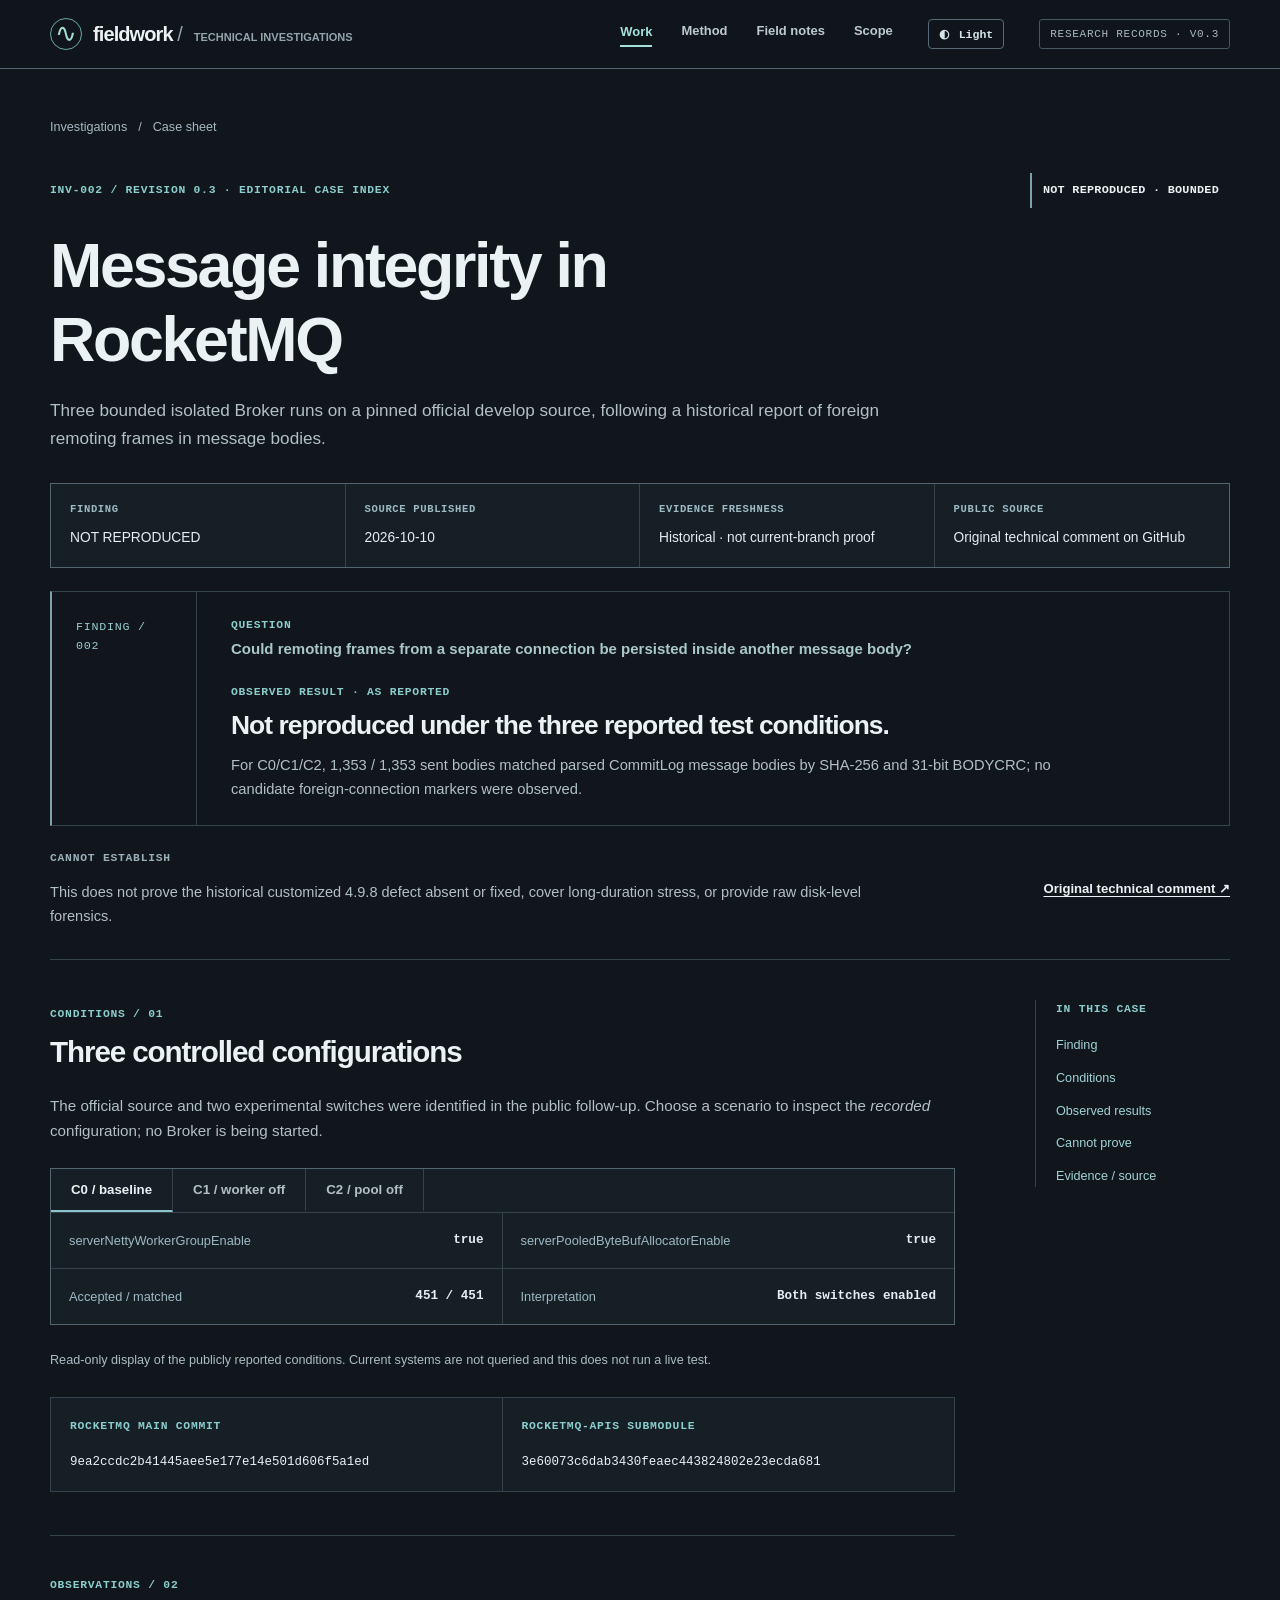
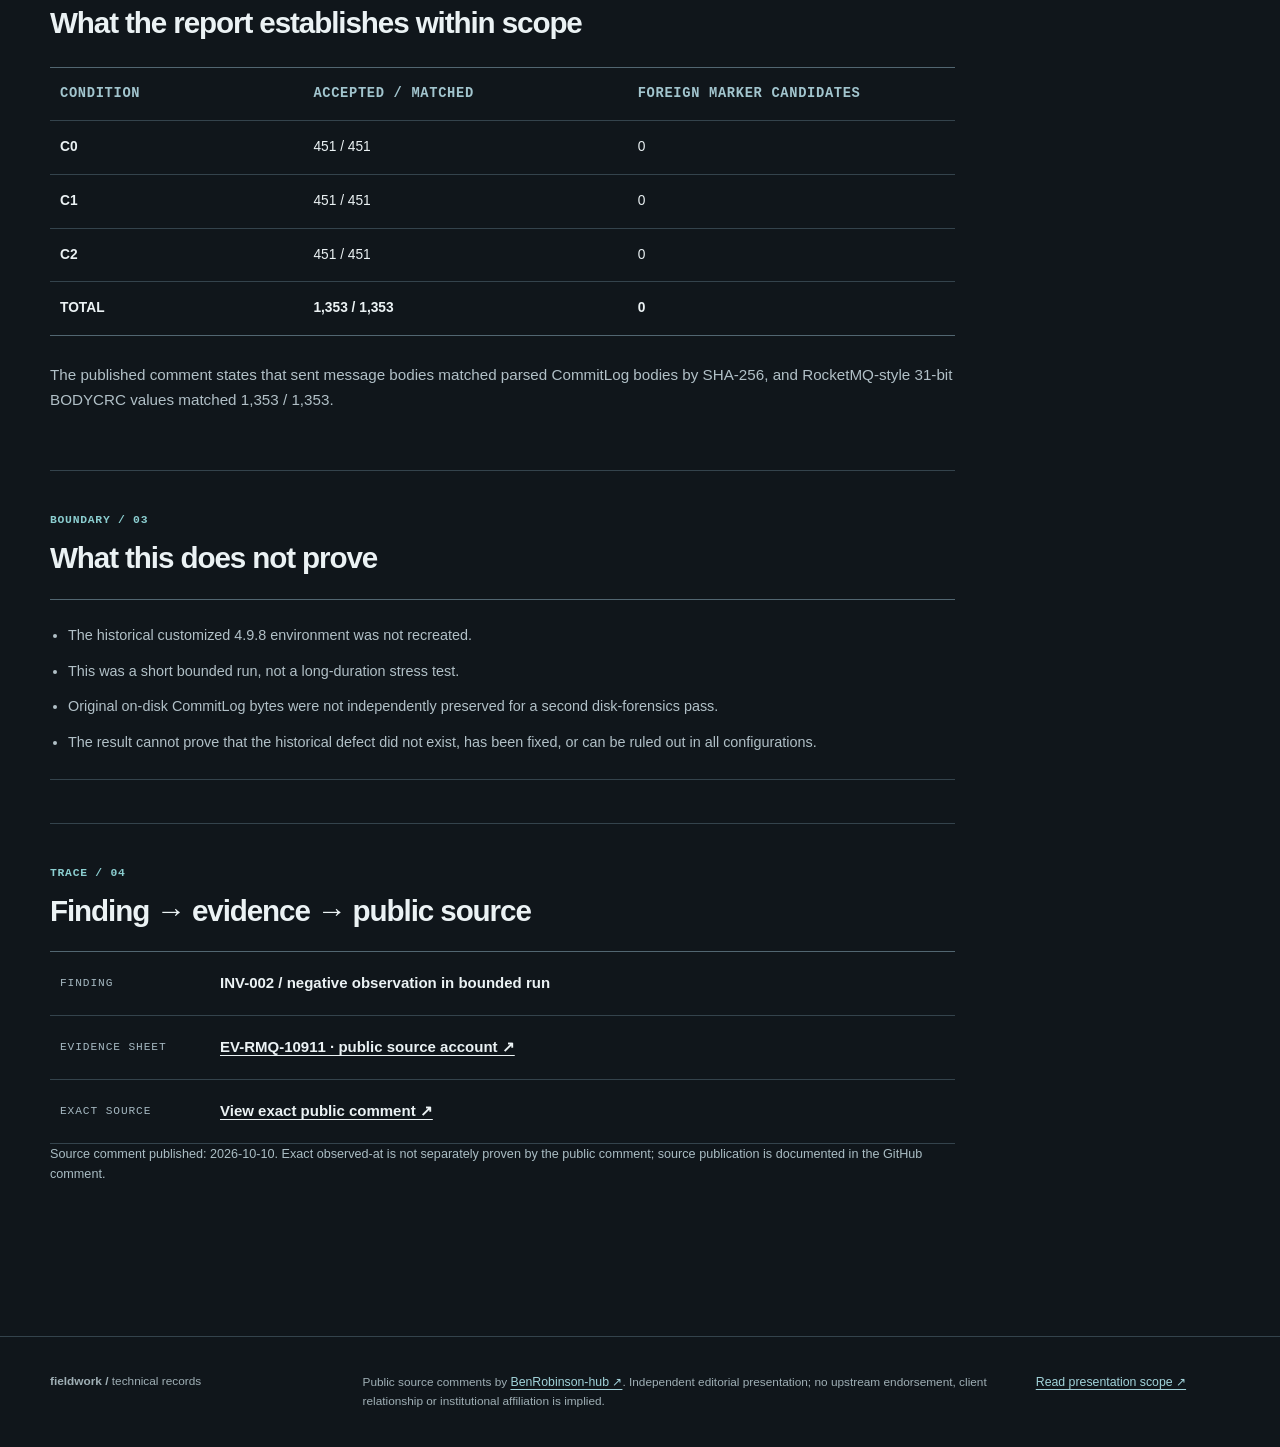
<file: investigations/rocketmq.html>
<!doctype html><html lang="en" data-theme="dark"><head><meta charset="utf-8"><meta name="viewport" content="width=device-width,initial-scale=1"><meta name="color-scheme" content="dark light"><meta name="description" content="Selected engineering investigations, exact public sources, bounded observations and explicit limits."><title>RocketMQ · message integrity · Fieldwork V0.3</title><link rel="stylesheet" href="../assets/site.css"><script defer src="../assets/site.js"></script></head><body><header class="site-header"><div class="shell header-row"><a class="identity" href="../index.html" aria-label="Fieldwork home"><span class="identity-symbol" aria-hidden="true">∿</span><span class="identity-text">fieldwork<span class="identity-slash"> / </span><small>technical investigations</small></span></a><button class="menu-button" aria-expanded="false" aria-controls="site-nav" type="button" data-nav-toggle>Menu <span aria-hidden="true">☰</span></button><nav id="site-nav" aria-label="Site navigation"><a href="../index.html#work" aria-current="location">Work</a><a href="../index.html#method">Method</a><a href="../notes.html">Field notes</a><a href="../index.html#scope">Scope</a></nav><button type="button" class="theme-button" data-theme-toggle aria-label="Switch to light appearance" aria-pressed="true"><span aria-hidden="true" class="theme-glyph">◐</span> <span data-theme-label>Light</span></button><span class="edition">RESEARCH RECORDS · V0.3</span></div></header><main id="content"><section class="shell case-head"><div class="breadcrumbs"><a href="../index.html#work">Investigations</a><span aria-hidden="true">/</span><span>Case sheet</span></div><div class="case-head-top"><span class="section-index">INV-002 / REVISION 0.3 · EDITORIAL CASE INDEX</span><span class="inline-state">NOT REPRODUCED · BOUNDED</span></div><h1>Message integrity in RocketMQ</h1><p class="case-deck">Three bounded isolated Broker runs on a pinned official develop source, following a historical report of foreign remoting frames in message bodies.</p><dl class="case-status-rail"><div class="kv-item"><dt>FINDING</dt><dd>NOT REPRODUCED</dd></div><div class="kv-item"><dt>SOURCE PUBLISHED</dt><dd>2026-10-10</dd></div><div class="kv-item"><dt>EVIDENCE FRESHNESS</dt><dd>Historical · not current-branch proof</dd></div><div class="kv-item"><dt>PUBLIC SOURCE</dt><dd>Original technical comment on GitHub</dd></div></dl><div class="primary-finding" id="finding"><div class="finding-id">FINDING / 002</div><div><span class="micro-label">QUESTION</span><p class="finding-q">Could remoting frames from a separate connection be persisted inside another message body?</p><span class="micro-label">OBSERVED RESULT · AS REPORTED</span><h2>Not reproduced under the three reported test conditions.</h2><p>For C0/C1/C2, 1,353 / 1,353 sent bodies matched parsed CommitLog message bodies by SHA-256 and 31-bit BODYCRC; no candidate foreign-connection markers were observed.</p></div></div><div class="boundary-line"><div><span class="micro-label">CANNOT ESTABLISH</span><p>This does not prove the historical customized 4.9.8 defect absent or fixed, cover long-duration stress, or provide raw disk-level forensics.</p></div><a class="inline-link" href="https://github.com/apache/rocketmq/issues/10911#issuecomment-6099313937" target="_blank" rel="noopener noreferrer">Original technical comment ↗</a></div></section>
<div class="shell deep-layout"><article class="deep-content"><section id="setup" class="case-section"><div class="block-head"><span class="section-index">CONDITIONS / 01</span><h2>Three controlled configurations</h2></div><p>The official source and two experimental switches were identified in the public follow-up. Choose a scenario to inspect the <em>recorded</em> configuration; no Broker is being started.</p><div class="scenario-box"><div class="scenario-tabs" role="group" aria-label="RocketMQ recorded scenario"><button class="selected" data-scenario="C0" aria-pressed="true" type="button">C0 / baseline</button><button data-scenario="C1" aria-pressed="false" type="button">C1 / worker off</button><button data-scenario="C2" aria-pressed="false" type="button">C2 / pool off</button></div><div class="scenario-data" aria-live="polite" aria-atomic="true"><div><span>serverNettyWorkerGroupEnable</span><strong data-field="worker">true</strong></div><div><span>serverPooledByteBufAllocatorEnable</span><strong data-field="pool">true</strong></div><div><span>Accepted / matched</span><strong data-field="count">451 / 451</strong></div><div><span>Interpretation</span><strong data-field="note">Both switches enabled</strong></div></div></div><p class="fine-note">Read-only display of the publicly reported conditions. Current systems are not queried and this does not run a live test.</p><div class="source-identity"><div><span class="micro-label">ROCKETMQ MAIN COMMIT</span><code>9ea2ccdc2b41445aee5e177e14e501d606f5a1ed</code></div><div><span class="micro-label">ROCKETMQ-APIS SUBMODULE</span><code>3e60073c6dab3430feaec443824802e23ecda681</code></div></div></section>
<section id="results" class="case-section"><div class="block-head"><span class="section-index">OBSERVATIONS / 02</span><h2>What the report establishes within scope</h2></div><div class="results-table"><div class="result-header"><span>CONDITION</span><span>ACCEPTED / MATCHED</span><span>FOREIGN MARKER CANDIDATES</span></div><div><strong>C0</strong><span>451 / 451</span><span>0</span></div><div><strong>C1</strong><span>451 / 451</span><span>0</span></div><div><strong>C2</strong><span>451 / 451</span><span>0</span></div><div class="result-total"><strong>TOTAL</strong><strong>1,353 / 1,353</strong><strong>0</strong></div></div><p>The published comment states that sent message bodies matched parsed CommitLog bodies by SHA-256, and RocketMQ-style 31-bit BODYCRC values matched 1,353 / 1,353.</p></section>
<section id="limits" class="case-section"><div class="block-head"><span class="section-index">BOUNDARY / 03</span><h2>What this does not prove</h2></div><div class="limit-object"><ul><li>The historical customized 4.9.8 environment was not recreated.</li><li>This was a short bounded run, not a long-duration stress test.</li><li>Original on-disk CommitLog bytes were not independently preserved for a second disk-forensics pass.</li><li>The result cannot prove that the historical defect did not exist, has been fixed, or can be ruled out in all configurations.</li></ul></div></section>
<section id="evidence" class="case-section"><div class="block-head"><span class="section-index">TRACE / 04</span><h2>Finding → evidence → public source</h2></div><div class="trace-steps"><div><span>FINDING</span><strong>INV-002 / negative observation in bounded run</strong></div><div><span>EVIDENCE SHEET</span><a href="../evidence/rocketmq-10911.html">EV-RMQ-10911 · public source account ↗</a></div><div><span>EXACT SOURCE</span><a href="https://github.com/apache/rocketmq/issues/10911#issuecomment-6099313937" target="_blank" rel="noopener noreferrer">View exact public comment ↗</a></div></div><p class="fine-note">Source comment published: 2026-10-10. Exact observed-at is not separately proven by the public comment; source publication is documented in the GitHub comment.</p></section></article><aside class="deep-nav" aria-label="In this case"><span class="micro-label">IN THIS CASE</span><a href="#finding">Finding</a><a href="#setup">Conditions</a><a href="#results">Observed results</a><a href="#limits">Cannot prove</a><a href="#evidence">Evidence / source</a></aside></div></main><footer class="footer"><div class="shell footer-grid"><span><strong>fieldwork /</strong> technical records</span><span>Public source comments by <a href="https://github.com/BenRobinson-hub" target="_blank" rel="noopener noreferrer">BenRobinson-hub ↗</a>. Independent editorial presentation; no upstream endorsement, client relationship or institutional affiliation is implied.</span><a href="../index.html#scope">Read presentation scope ↗</a></div></footer></body></html>
</file>
<file: assets/site.css>
:root { --paper:#f7f8f7;--white:#fff;--ink:#152a30;--secondary:#52626a;--soft:#6f8088;--line:#d3dddf;--strong-line:#93a8ae;--tint:#ecf1f2;--mint:#eaf1ed;--mint-ink:#2f6753;--sand:#f8f2e8;--sand-ink:#806039;--navy:#193940;--terminal:#102830;--max:1180px; }
*{box-sizing:border-box}html{scroll-behavior:smooth}body{margin:0;background:var(--paper);color:var(--ink);font-family:Inter,ui-sans-serif,-apple-system,BlinkMacSystemFont,"Segoe UI",Arial,sans-serif;font-size:15px;line-height:1.65}button,a{touch-action:manipulation}a{color:inherit;text-underline-offset:3px}a:hover{color:#225c60}code{font-family:ui-monospace,SFMono-Regular,Consolas,"Liberation Mono",monospace;font-size:.89em;overflow-wrap:anywhere;word-break:break-word}h1,h2,h3,p,dl{margin-top:0}h1,h2,h3{line-height:1.17;letter-spacing:-.037em}h1{font-size:clamp(2.65rem,5vw,4.75rem);font-weight:650}h2{font-size:clamp(1.6rem,2.45vw,2.5rem)}p{color:var(--secondary)}.shell{width:min(var(--max),calc(100% - 72px));margin:0 auto}.section{padding:84px 0 92px}.section-index,.micro-label,.rail-key,.overline,.edition,.meta-kicker,.case-counter,.ledger-serial,.small-index,.finding-id,.case-head-top,.sheet-label,.result-header,.matrix-header,.note-number,.block-head{font-family:ui-monospace,Consolas,"Liberation Mono",monospace}.section-index{font-size:.71rem;letter-spacing:.105em;color:#315a63;font-weight:750}.micro-label{font-size:.71rem;color:#52717a;letter-spacing:.085em;font-weight:700;display:block;margin-bottom:12px}.rule-index{color:#8b9da4;font-weight:450}.site-header{background:#fff;border-bottom:1px solid var(--line)}.header-row{display:flex;align-items:center;min-height:78px;gap:35px}.identity{display:flex;gap:11px;align-items:center;text-decoration:none;flex:none;font-weight:760;font-size:1.25rem;letter-spacing:-.045em}.identity-symbol{display:grid;place-items:center;border:1.5px solid #5b8789;border-radius:50%;width:32px;height:32px;font-size:1.6rem;color:#31565d;font-weight:400;line-height:1}.identity-text small{display:inline-block;letter-spacing:0;color:#63777c;font-size:.69rem;text-transform:uppercase;font-weight:700;margin-left:7px}.identity-slash{font-weight:400;color:#98a7a8}.header-row nav{display:flex;align-items:center;gap:29px;margin-left:auto}.header-row nav a{text-decoration:none;font-size:.85rem;color:#485a61;font-weight:600}.header-row nav a:hover,.header-row nav a[aria-current=page]{color:#134953}.edition{font-size:.69rem;letter-spacing:.065em;color:#6c7c82;border:1px solid var(--line);padding:5px 10px;border-radius:3px;white-space:nowrap}.menu-button{display:none;background:none;border:1px solid var(--line);padding:5px 12px;color:var(--ink);font-size:.9rem;border-radius:4px}.hero{padding-top:86px;padding-bottom:88px;display:grid;grid-template-columns:1.24fr .82fr;gap:clamp(40px,7vw,100px);align-items:start}.hero-main h1{margin:25px 0 28px}.hero-main h1 span{color:#3c6e74}.hero-lead{max-width:650px;font-size:1.09rem;line-height:1.72}.hero-links{display:flex;gap:25px;flex-wrap:wrap;margin:29px 0 40px}.primary-action{background:#214951;color:white;text-decoration:none;padding:13px 21px;border-radius:4px;font-weight:690}.primary-action:hover{background:#133941;color:white}.secondary-action{align-self:center;color:#36565d;font-weight:700;text-decoration:none;font-size:.92rem}.secondary-action:hover{text-decoration:underline}.author-note{max-width:640px;padding-left:15px;border-left:2px solid #b4c6c8;font-size:.78rem;line-height:1.63;color:#69767a}.author-note a{color:#31545a}.hero-ledger{background:#fff;border:1px solid #b4c8cc;border-top:4px solid var(--navy);padding:27px 28px 23px;box-shadow:0 8px 26px rgba(21,42,48,.035)}.ledger-head{display:flex;justify-content:space-between;gap:10px;align-items:center}.overline,.small-index,.ledger-serial{font-size:.68rem;letter-spacing:.06em;color:#597780}.ledger-head .overline{color:#23535c;font-weight:780}.hero-ledger h2{font-size:1.55rem;margin:18px 0 21px}.ledger-entry{border-top:1px solid var(--line);padding:18px 0}.ledger-entry a{font-size:1rem;font-weight:740;text-decoration:none}.ledger-entry a:hover{text-decoration:underline}.ledger-caption{color:#66818a;font-size:.74rem;margin-top:9px}.measure-dot{display:inline-block;width:8px;height:8px;border-radius:50%;background:#4f8670;margin-right:5px}.measure-dot.bounded{background:#8f8c6a}.ledger-notice{background:var(--tint);border-left:2px solid #719097;padding:13px 15px;font-size:.81rem}.ledger-notice strong{font-size:.81rem}.ledger-notice p{font-size:.8rem;margin:4px 0 0}.status-band{background:#eaf0f1;border-top:1px solid var(--line);border-bottom:1px solid var(--line)}.status-band-grid{display:grid;grid-template-columns:1fr 1.08fr 1.2fr .83fr}.status-band-grid>div{padding:21px 15px;border-left:1px solid #cbd7d9;min-width:0}.status-band-grid>div:first-child{padding-left:0;border-left:0}.rail-key{display:block;font-size:.69rem;font-weight:770;letter-spacing:.08em;color:#587680;margin-bottom:6px}.status-band strong{font-size:.87rem;line-height:1.45;font-weight:650;display:block}.section-heading{display:flex;justify-content:space-between;gap:55px;align-items:end;margin-bottom:34px}.section-heading h2{margin:12px 0 0}.section-heading p{max-width:445px;margin:0;font-size:.94rem}.case-register{border-top:1px solid var(--strong-line)}.case-row{display:grid;grid-template-columns:96px minmax(0,1fr) 175px;gap:24px;padding:29px 0;border-bottom:1px solid var(--line)}.case-counter{font-size:.75rem;color:#748890;margin-top:6px}.case-title-row{display:flex;flex-wrap:wrap;justify-content:space-between;gap:16px;margin-bottom:12px}.meta-kicker{letter-spacing:.075em;font-size:.71rem;color:#3c676f;font-weight:750}.status-plain{font-family:ui-monospace,Consolas,monospace;font-size:.69rem;letter-spacing:.025em;color:#58716c}.case-row h3{font-size:1.58rem;margin:0 0 10px}.case-row h3 a{text-decoration:none}.case-row h3 a:hover{text-decoration:underline}.case-row p{max-width:670px;margin:0 0 18px;font-size:.96rem}.row-foot{display:flex;gap:22px;flex-wrap:wrap;font-size:.76rem;color:#687c83}.row-foot b{color:#49666d}.case-access{border-left:1px solid var(--line);padding-left:21px;display:flex;flex-direction:column;justify-content:center;gap:13px}.case-access a{text-decoration:none;font-weight:650;font-size:.82rem}.case-access a:last-child{font-weight:460;color:#56717b}.under-register{margin:22px 0 0;font-size:.82rem}.method-area{background:#e9eef0;border-block:1px solid #d5dfe1;padding:76px 0 80px}.method-head{align-items:start}.method-grid{display:grid;grid-template-columns:repeat(5,1fr);border-top:1px solid #adbec3;border-bottom:1px solid #adbec3}.method-grid>div{padding:18px 16px 17px;border-left:1px solid #c7d5d9}.method-grid>div:first-child{padding-left:0;border-left:0}.method-grid span{font-family:ui-monospace,Consolas,monospace;color:#4f6d79;display:block;font-size:.77rem;margin-bottom:18px}.method-grid b{font-size:.93rem;display:block;line-height:1.4}.method-grid p{font-size:.77rem;margin:10px 0 0}.method-note{font-size:.93rem;margin:24px 0 0;color:#496269}.method-note .micro-label{display:inline-block;margin-right:11px}.method-note a{white-space:nowrap}.scope{display:grid;grid-template-columns: .83fr 1.1fr;gap:70px}.scope h2{margin-top:13px}.scope-copy{padding-top:5px}.scope-copy p{font-size:.94rem}.scope-final{border-left:2px solid #8fa9ae;padding-left:17px}.footer{border-top:1px solid var(--line);background:#f0f3f2;padding:35px 0}.footer-grid{display:grid;grid-template-columns:1fr 2.3fr .7fr;gap:35px;align-items:start;font-size:.74rem;color:#60747b}.footer-grid a{font-size:.77rem}.breadcrumbs{color:#667d85;font-size:.79rem;display:flex;gap:11px;align-items:center;margin-bottom:35px}.breadcrumbs a{text-decoration:none}.breadcrumbs a:hover{text-decoration:underline}.case-head{padding:48px 0 0}.case-head-top{display:flex;align-items:center;justify-content:space-between;gap:12px;color:#3b6970;font-size:.75rem;font-weight:700}.inline-state{background:#e8f0ee;border-left:2px solid #789d92;color:#366c60;padding:8px 11px;font-size:.74rem;letter-spacing:.02em}.case-head h1{max-width:860px;font-size:clamp(2.75rem,4.9vw,4.4rem);margin:21px 0}.case-deck{max-width:900px;font-size:1.07rem}.case-status-rail{display:grid;grid-template-columns:repeat(4,1fr);border:1px solid var(--line);background:#fff;margin:29px 0 0}.kv-item{min-width:0;padding:17px 19px;border-right:1px solid var(--line)}.kv-item:last-child{border-right:0}.kv-item dt{font-size:.66rem;letter-spacing:.06em;color:#5a7480;font-family:ui-monospace,Consolas,monospace;font-weight:720;margin:0 0 9px}.kv-item dd{font-size:.86rem;color:#253e46;margin:0;overflow-wrap:anywhere}.primary-finding{border:1px solid #b7ccd0;border-left:4px solid #2d6771;display:grid;grid-template-columns:145px 1fr;margin-top:23px;background:#f0f5f4}.finding-id{font-size:.73rem;color:#2d5861;padding:26px 24px;border-right:1px solid #cadcdd}.primary-finding>div:last-child{padding:24px 34px}.primary-finding .micro-label{margin-bottom:3px}.finding-q{font-weight:620;color:#2b484f;margin:0 0 21px}.primary-finding h2{font-size:1.65rem;margin:8px 0 12px}.primary-finding p:last-child{margin:0;max-width:860px;font-size:.92rem}.boundary-line{display:flex;align-items:center;justify-content:space-between;border-bottom:1px solid #b6c8cc;gap:32px;padding:23px 0 31px}.boundary-line>div{max-width:840px}.boundary-line p{margin:0;font-size:.91rem}.boundary-line .micro-label{color:#846846}.boundary-line>a{white-space:nowrap;font-weight:690;font-size:.82rem}.deep-layout{display:grid;grid-template-columns:minmax(0,1fr) 195px;gap:80px;padding-top:40px;padding-bottom:95px;align-items:start}.deep-content{min-width:0}.case-section{padding:35px 0 43px;border-bottom:1px solid var(--line);scroll-margin-top:25px}.case-section:first-child{padding-top:0}.case-section:last-child{border-bottom:0}.block-head{font-family:inherit}.block-head h2{font-size:1.85rem;margin:10px 0 23px}.case-section p{font-size:.95rem}.deep-nav{position:sticky;top:27px;border-left:1px solid var(--line);padding-left:20px;display:flex;gap:12px;flex-direction:column}.deep-nav .micro-label{margin-bottom:4px}.deep-nav a{font-size:.79rem;text-decoration:none;color:#53717a}.deep-nav a:hover{text-decoration:underline}.technical-matrix,.results-table{border-top:1px solid #a9c3c8;border-bottom:1px solid #a9c3c8;margin:26px 0}.technical-matrix>div,.results-table>div{display:grid;grid-template-columns:35% 1fr;border-bottom:1px solid #d6e0e1;gap:17px;padding:15px 10px}.technical-matrix>div:last-child,.results-table>div:last-child{border-bottom:0}.technical-matrix>div span,.results-table>div span{font-size:.86rem}.technical-matrix>div strong,.results-table>div strong{font-size:.86rem}.technical-matrix>div.matrix-header,.results-table>div.result-header{font-size:.69rem;color:#597881;letter-spacing:.06em;font-weight:760;background:#edf2f3}.fine-note{font-size:.79rem!important;color:#72858b!important}.proposition{background:#eef3f3;border-left:3px solid #769ca2;padding:23px 25px;margin:18px 0}.proposition-head{display:flex;justify-content:space-between;gap:15px;align-items:center;font-size:.74rem;color:#617981;margin-bottom:13px}.line-tag{display:inline-block;color:#34616a;font-size:.72rem;font-family:ui-monospace,Consolas,monospace;font-weight:720}.proposition p{margin:0}.limit-object{background:#f8f3eb;border:1px solid #e4d7c1;border-left:4px solid #9c845d;padding:18px 25px}.limit-object ul{margin:0;padding-left:18px;color:#675d4f}.limit-object li{padding:6px 0;font-size:.9rem}.trace-steps{border-top:1px solid #b3cbd0}.trace-steps>div{padding:19px 10px;display:grid;grid-template-columns:140px 1fr;align-items:center;gap:20px;border-bottom:1px solid var(--line)}.trace-steps>div>span{font-family:ui-monospace,Consolas,monospace;font-size:.7rem;letter-spacing:.08em;color:#617b85}.trace-steps>div>a{font-weight:720}.source-identity{display:grid;grid-template-columns:1fr 1fr;border:1px solid var(--line);margin-top:26px;background:#fff}.source-identity>div{padding:19px;border-right:1px solid var(--line);min-width:0}.source-identity>div:last-child{border:0}.source-identity code{font-size:.78rem}.scenario-box{border:1px solid #b1c6c9;background:#fff;margin:25px 0}.scenario-tabs{display:flex;border-bottom:1px solid var(--line);flex-wrap:wrap}.scenario-tabs button{font-family:inherit;border:0;border-right:1px solid var(--line);background:#f3f6f6;padding:13px 20px;color:#607983;cursor:pointer;font-weight:730;font-size:.83rem}.scenario-tabs button.selected,.scenario-tabs button[aria-pressed=true]{background:#1d4951;color:#fff}.scenario-tabs button:focus-visible{outline:3px solid #ac8858;outline-offset:-3px}.scenario-data{display:grid;grid-template-columns:1fr 1fr;gap:0}.scenario-data>div{display:flex;justify-content:space-between;gap:16px;padding:17px 18px;border-right:1px solid var(--line);border-bottom:1px solid var(--line)}.scenario-data>div:nth-child(even){border-right:0}.scenario-data>div:nth-last-child(-n+2){border-bottom:0}.scenario-data span{color:#57747c;font-size:.8rem;max-width:60%;overflow-wrap:anywhere}.scenario-data strong{font-family:ui-monospace,Consolas,monospace;font-size:.79rem;color:#263e45;text-align:right}.results-table>div{grid-template-columns:1fr 1.3fr 1.3fr}.results-table .result-total{background:#edf3f2}.evidence-top{padding:46px 0 36px}.evidence-top h1{font-size:clamp(2.6rem,4.4vw,4rem);max-width:870px;margin:18px 0}.evidence-top>p{max-width:850px}.sheet-label{font-size:.74rem;letter-spacing:.08em;font-weight:750;color:#396a72;display:flex;gap:16px;align-items:center}.sheet-label span{font-weight:400;color:#7c8e92}.evidence-metadata{display:grid;grid-template-columns:repeat(4,1fr);background:#fff;border-top:2px solid #3a6f79;border-bottom:1px solid var(--line);margin-top:29px}.evidence-metadata .kv-item{border-bottom:1px solid var(--line)}.evidence-metadata .kv-item:nth-child(4n){border-right:0}.evidence-body{display:grid;grid-template-columns:minmax(0,1fr) 210px;gap:75px;padding:10px 0 95px}.sheet-object{padding:34px 0 36px;border-bottom:1px solid var(--line)}.sheet-object h2{font-size:1.5rem;margin:13px 0 0}.sheet-object p{max-width:830px;margin:14px 0 0}.exact-public-source{font-weight:700}.proof-grid{display:grid;grid-template-columns:1fr 1fr;gap:14px;margin:37px 0 12px}.proof-object{border:1px solid var(--line);border-left:3px solid #638f88;padding:24px 25px}.proof-object.cannot{background:#f7f1e9;border-color:#e7d9c3;border-left-color:#a58b5c}.proof-object h2{font-size:1.25rem;margin:13px 0}.proof-object p{font-size:.92rem;margin:0}.evidence-side{padding-top:32px;border-left:1px solid var(--line);padding-left:22px;font-size:.8rem}.evidence-side p{font-size:.78rem;margin:0 0 27px}.source-foot{display:flex;flex-wrap:wrap;justify-content:space-between;gap:16px;margin-top:24px;font-size:.86rem;font-weight:700}.notes-head{padding:74px 0 47px}.notes-head h1{max-width:820px;margin:20px 0}.notes-head p{max-width:710px;font-size:1.03rem}.notes-container{border-top:2px solid #a5bdc1;padding-bottom:95px}.note-record{display:grid;grid-template-columns:240px 1fr;gap:45px;padding:42px 0;border-bottom:1px solid var(--line)}.note-number{font-size:.76rem;letter-spacing:.06em;color:#52737c}.note-number span{display:block;font-size:.69rem;margin-top:11px;color:#8a774f}.note-reading h2{font-size:1.8rem}.note-reading p{max-width:760px;font-size:.95rem}.note-boundary{padding:19px 23px;background:var(--sand);border-left:3px solid #af9b73;font-size:.89rem;color:#665c48;margin:24px 0}.note-citation{font-size:.82rem!important}.notes-end{padding:30px 0;display:flex;justify-content:space-between;gap:20px;font-size:.88rem}.notes-end span{color:#73858a}
a:focus-visible,button:focus-visible{outline:3px solid #ad8752;outline-offset:3px}
@media(max-width:1040px){.identity-text small{display:none}.header-row{gap:18px}.header-row nav{gap:18px}.hero{grid-template-columns:1fr .88fr;gap:30px}.case-row{grid-template-columns:74px 1fr 150px}.deep-layout,.evidence-body{gap:34px}}@media(max-width:800px){.shell{width:min(var(--max),calc(100% - 38px))}.header-row{flex-wrap:wrap;min-height:67px;padding:12px 0}.menu-button{display:block;margin-left:auto}.edition{display:none}.header-row nav{display:none;width:100%;order:3;flex-direction:column;gap:0;align-items:stretch;border-top:1px solid var(--line)}.header-row nav.open{display:flex}.header-row nav a{padding:12px 4px;border-bottom:1px solid var(--line)}.hero{grid-template-columns:1fr;padding:52px 0 58px}.hero-ledger{max-width:100%}.hero-main h1{font-size:clamp(2.65rem,7.5vw,4rem)}.status-band-grid{grid-template-columns:1fr 1fr}.status-band-grid>div:nth-child(odd){border-left:0}.status-band-grid>div{padding:15px;border-bottom:1px solid var(--line)}.section{padding:60px 0}.section-heading{display:block}.section-heading p{max-width:700px;margin-top:16px}.method-grid{grid-template-columns:repeat(2,1fr)}.method-grid>div{border-bottom:1px solid var(--line)}.scope{grid-template-columns:1fr;gap:15px}.case-row{grid-template-columns:1fr 1fr}.case-row .case-main{grid-column:1/-1;grid-row:2}.case-counter{grid-column:1/-1}.case-access{grid-column:1/-1;grid-row:3;border-left:0;border-top:1px solid var(--line);padding:12px 0 0;flex-direction:row;justify-content:flex-start;flex-wrap:wrap;gap:20px}.footer-grid{grid-template-columns:1fr}.case-head{padding-top:26px}.case-status-rail{grid-template-columns:1fr 1fr}.case-status-rail>.kv-item:nth-child(2n){border-right:0}.case-status-rail>.kv-item:nth-child(-n+2){border-bottom:1px solid var(--line)}.primary-finding{grid-template-columns:1fr}.finding-id{border-right:0;border-bottom:1px solid var(--line);padding:13px 20px}.primary-finding>div:last-child{padding:23px}.boundary-line{display:block}.boundary-line a{display:block;margin-top:15px}.deep-layout,.evidence-body{display:block;padding-top:10px}.deep-nav,.evidence-side{display:none}.evidence-metadata{grid-template-columns:1fr 1fr}.evidence-metadata>.kv-item:nth-child(even){border-right:0}.evidence-metadata>.kv-item:nth-child(odd){border-right:1px solid var(--line)}.proof-grid{grid-template-columns:1fr}.note-record{grid-template-columns:1fr;gap:15px}.notes-head{padding:50px 0 30px}}
@media(max-width:520px){.hero-links{gap:16px}.primary-action,.secondary-action{width:100%;text-align:center}.status-band-grid{grid-template-columns:1fr}.status-band-grid>div{border-left:0;padding-left:0}.case-head-top{align-items:start;flex-direction:column}.source-identity,.scenario-data,.evidence-metadata{grid-template-columns:1fr}.source-identity>div,.evidence-metadata>.kv-item{border-right:0!important;border-bottom:1px solid var(--line)}.source-identity>div:last-child{border-bottom:0}.scenario-data>div{border-right:0!important;border-bottom:1px solid var(--line)!important}.scenario-data>div:last-child{border-bottom:0!important}.results-table{overflow-x:auto}.results-table>div{min-width:330px}.notes-end{flex-direction:column;gap:8px}.case-head h1{font-size:2.52rem}.trace-steps>div{grid-template-columns:1fr;gap:6px}}
@media(prefers-reduced-motion:reduce){html{scroll-behavior:auto}}



:root {
  --paper: #fcfcfb;
  --white: #fff;
  --ink: #18252d;
  --secondary: #4c5960;
  --soft: #66747b;
  --line: #d5dade;
  --strong-line: #9eabb2;
  --tint: #fff;
  --mint: #fff;
  --sand: #fff;
  --navy: #284858;
}
html { scroll-padding-top: 96px; }
body { background: var(--paper); }

.site-header {
  position: sticky;
  top: 0;
  z-index: 100;
  background: rgba(252, 252, 251, .98);
  border-bottom: 1px solid #b8c4c8;
  box-shadow: none;
}
@supports (backdrop-filter: blur(7px)) {
  .site-header { backdrop-filter: blur(7px); }
}
.header-row { min-height: 68px; }
.header-row nav a { font-size: .81rem; font-weight: 650; }
.header-row nav a[aria-current=page] { text-decoration: underline; text-underline-offset: 7px; }

#content, #work, #method, #scope, .case-section, .sheet-object, .notes-head,
.case-head, .evidence-top { scroll-margin-top: 92px; }
.deep-nav { top: 103px; }

.section-index, .micro-label, .rail-key, .overline, .edition,
.meta-kicker, .case-counter, .ledger-serial, .small-index,
.finding-id, .sheet-label, .case-head-top {
  letter-spacing: .065em;
}
.section { padding-top: 64px; padding-bottom: 72px; }
.section-heading h2, .method-head h2, .scope h2 {
  font-size: clamp(1.55rem, 2.45vw, 2.18rem);
  letter-spacing: -.028em;
}

.status-band, .method-area, .footer {
  background: transparent;
  border-color: var(--line);
}
.status-band-grid>div { border-color: var(--line); }
.status-band-grid>div:first-child { padding-left: 0; }
.status-band .rail-key, .method-grid span { color: #3c5d6b; }
.method-area { padding-top: 58px; padding-bottom: 61px; }
.method-grid { border-top-color: var(--strong-line); border-bottom-color: var(--strong-line); }
.method-grid>div { border-left-color: var(--line); padding-top: 17px; padding-bottom: 12px; }
.method-grid p { color: var(--secondary); }
.method-note { border-top: 1px solid var(--line); padding-top: 17px; }

.hero-ledger, .case-status-rail, .source-identity, .evidence-metadata {
  background: transparent;
  box-shadow: none;
}
.hero-ledger { border: 1px solid var(--strong-line); border-top: 2px solid var(--navy); }
.ledger-notice { background: transparent; border-top: 1px solid var(--line); border-left: 0; padding: 12px 0 0; }
.primary-finding { background: transparent; border: 1px solid var(--strong-line); border-left: 3px solid #41697a; }
.finding-id { border-right-color: var(--line); }
.inline-state { background: transparent; border-left-color: #527e72; }
.proposition { background: transparent; border: 1px solid var(--line); border-left: 3px solid #527486; }
.limit-object { background: transparent; border: 1px solid var(--line); border-left: 3px solid #957344; }
.note-boundary { background: transparent; border: 1px solid var(--line); border-left: 3px solid #957344; }
.technical-matrix>div.matrix-header, .results-table>div.result-header {
  background: transparent;
  border-bottom: 1px solid var(--strong-line);
}
.results-table .result-total, .proof-object.cannot { background: transparent; }

.measure-dot.observed { background: #477866; }
.measure-dot.bounded { background: #8f7b4e; }
.footer { background: transparent; }
@media (max-width: 800px) {
  html { scroll-padding-top: 82px; }
  #content, #work, #method, #scope, .case-section, .sheet-object,
  .case-head, .evidence-top { scroll-margin-top: 82px; }
  .header-row { min-height: 61px; }
  .header-row nav.open { max-height: min(65vh, 400px); overflow-y: auto; }
  .section { padding-top: 48px; padding-bottom: 55px; }
  .method-area { padding-top: 49px; padding-bottom: 52px; }
}
@media (prefers-reduced-motion: reduce) {
  html { scroll-behavior: auto; }
}


.header-row nav a[aria-current="location"],
.header-row nav a[aria-current="page"] {
  text-decoration: none;
  border-bottom: 2px solid currentColor;
  padding-bottom: 5px;
}
.theme-button {
  flex:none;
  background:transparent;
  color:var(--ink);
  border:1px solid var(--strong-line);
  border-radius:4px;
  padding:7px 10px;
  cursor:pointer;
  font: 650 .72rem ui-monospace,Consolas,monospace;
}
.theme-button:hover { border-color:var(--ink); }
.theme-glyph {margin-right:3px;}

html[data-theme="dark"] {
  color-scheme:dark;
  --paper:#10161b;
  --white:#161f25;
  --ink:#ebf2f4;
  --secondary:#b1c0c7;
  --soft:#9ab0ba;
  --line:#34434c;
  --strong-line:#526671;
  --tint:#17252d;
  --mint:#172820;
  --mint-ink:#9cd6b4;
  --sand:#292318;
  --sand-ink:#e8c89b;
  --navy:#8bc4cd;
  --terminal:#10161b;
}
html[data-theme="dark"] body {background:var(--paper);color:var(--ink);}
html[data-theme="dark"] p {color:var(--secondary);}
html[data-theme="dark"] a:hover {color:#98e0dd;}
html[data-theme="dark"] a:focus-visible,
html[data-theme="dark"] button:focus-visible {outline-color:#e6c184;}
html[data-theme="dark"] .site-header{background:rgba(16,22,27,.97);border-bottom-color:var(--strong-line);}
html[data-theme="dark"] .header-row nav a{color:#bbcad0;}
html[data-theme="dark"] .header-row nav a[aria-current],
html[data-theme="dark"] .header-row nav a:hover{color:#a5e1dc;}
html[data-theme="dark"] .identity-symbol{border-color:#6caaa9;color:#a5ddd6;}
html[data-theme="dark"] .identity-text small,
html[data-theme="dark"] .identity-slash{color:#92a4af;}
html[data-theme="dark"] .edition{color:#a7b9be;border-color:#455760;}
html[data-theme="dark"] .theme-button{border-color:#566b75;color:#d4e6e9;}
html[data-theme="dark"] .menu-button{color:var(--ink);border-color:var(--strong-line);}
html[data-theme="dark"] .section-index,
html[data-theme="dark"] .micro-label,
html[data-theme="dark"] .meta-kicker,
html[data-theme="dark"] .sheet-label,
html[data-theme="dark"] .case-head-top,
html[data-theme="dark"] .ledger-head .overline{color:#8bced0;}
html[data-theme="dark"] .rule-index,
html[data-theme="dark"] .overline,
html[data-theme="dark"] .small-index,
html[data-theme="dark"] .ledger-serial,
html[data-theme="dark"] .case-counter,
html[data-theme="dark"] .row-foot,
html[data-theme="dark"] .rail-key,
html[data-theme="dark"] .ledger-caption,
html[data-theme="dark"] .note-number,
html[data-theme="dark"] .note-number span,
html[data-theme="dark"] .notes-end span,
html[data-theme="dark"] .note-citation,
html[data-theme="dark"] .sheet-label span,
html[data-theme="dark"] .trace-steps>div>span,
html[data-theme="dark"] .breadcrumbs{color:#a5b8c1;}
html[data-theme="dark"] .hero-main h1 span{color:#9fd7d1;}
html[data-theme="dark"] .primary-action{background:#9ccfc8;color:#102028;}
html[data-theme="dark"] .primary-action:hover{background:#b7eee3;color:#102028;}
html[data-theme="dark"] .secondary-action,
html[data-theme="dark"] .author-note a,
html[data-theme="dark"] .case-access a:last-child,
html[data-theme="dark"] .footer-grid a,
html[data-theme="dark"] .deep-nav a {color:#a2d3da;}
html[data-theme="dark"] .author-note,
html[data-theme="dark"] .status-plain,
html[data-theme="dark"] .row-foot b,
html[data-theme="dark"] .method-note,
html[data-theme="dark"] .finding-q,
html[data-theme="dark"] .line-tag {color:#a9c8ca;}
html[data-theme="dark"] .hero-ledger{border-color:var(--strong-line);border-top-color:#83c4c2;background:var(--white);}
html[data-theme="dark"] .ledger-head .overline{color:#9fd4d3;}
html[data-theme="dark"] .ledger-notice{border-color:var(--line);background:transparent;}
html[data-theme="dark"] .status-band,
html[data-theme="dark"] .method-area,
html[data-theme="dark"] .footer{background:transparent;border-color:var(--line);}
html[data-theme="dark"] .status-band-grid>div,
html[data-theme="dark"] .method-grid>div,
html[data-theme="dark"] .method-grid{border-color:var(--line);}
html[data-theme="dark"] .method-grid span,
html[data-theme="dark"] .status-band .rail-key{color:#8fc9cc;}
html[data-theme="dark"] .case-register,
html[data-theme="dark"] .notes-container,
html[data-theme="dark"] .technical-matrix,
html[data-theme="dark"] .results-table,
html[data-theme="dark"] .trace-steps {border-color:var(--strong-line);}
html[data-theme="dark"] .case-row,
html[data-theme="dark"] .case-access,
html[data-theme="dark"] .note-record,
html[data-theme="dark"] .technical-matrix>div,
html[data-theme="dark"] .results-table>div {border-color:var(--line);}
html[data-theme="dark"] .case-status-rail,
html[data-theme="dark"] .evidence-metadata,
html[data-theme="dark"] .source-identity,
html[data-theme="dark"] .scenario-box {background:var(--white);border-color:var(--strong-line);}
html[data-theme="dark"] .case-status-rail .kv-item,
html[data-theme="dark"] .evidence-metadata .kv-item,
html[data-theme="dark"] .source-identity>div,
html[data-theme="dark"] .scenario-data>div {border-color:var(--line);}
html[data-theme="dark"] .kv-item dt,
html[data-theme="dark"] .scenario-data span {color:#9dbac5;}
html[data-theme="dark"] .kv-item dd,
html[data-theme="dark"] .scenario-data strong {color:#e4edf0;}
html[data-theme="dark"] .inline-state {background:#192c2a;color:#b7dfca;border-left-color:#77b29a;}
html[data-theme="dark"] .primary-finding,
html[data-theme="dark"] .proposition {background:#15252b;border:1px solid var(--strong-line);border-left:3px solid #78b6b4;}
html[data-theme="dark"] .finding-id {border-color:var(--line);color:#99cdd1;}
html[data-theme="dark"] .boundary-line {border-color:var(--line);}
html[data-theme="dark"] .boundary-line .micro-label {color:#e4c095;}
html[data-theme="dark"] .limit-object,
html[data-theme="dark"] .note-boundary,
html[data-theme="dark"] .proof-object.cannot {background:#28231d;border-color:#6a5540;border-left:3px solid #d6b47a;}
html[data-theme="dark"] .limit-object ul,
html[data-theme="dark"] .note-boundary {color:#ecd5b8;}
html[data-theme="dark"] .proposition-head,
html[data-theme="dark"] .matrix-header,
html[data-theme="dark"] .result-header {color:#a2c5ce;}
html[data-theme="dark"] .technical-matrix>div.matrix-header,
html[data-theme="dark"] .results-table>div.result-header,
html[data-theme="dark"] .results-table .result-total {background:#17252b;}
html[data-theme="dark"] .scenario-tabs button {background:#202d34;color:#c0d2d9;border-color:var(--line);}
html[data-theme="dark"] .scenario-tabs button.selected,
html[data-theme="dark"] .scenario-tabs button[aria-pressed="true"]{background:#346c6c;color:#f3fafa;}
html[data-theme="dark"] .proof-object {border-color:var(--line);border-left-color:#74aca4;background:#18242a;}
html[data-theme="dark"] .proof-object.cannot{border-color:#6a5540;border-left-color:#d6b47a;background:#28231d;}
html[data-theme="dark"] .source-identity,
html[data-theme="dark"] .sheet-object,
html[data-theme="dark"] .evidence-side {border-color:var(--line);}
html[data-theme="dark"] .fine-note {color:#aabdc4!important;}
html[data-theme="dark"] .footer-grid {color:#9fafb5;}
@media(max-width:800px){
 .theme-button{margin-left:0;}
 .header-row nav{order:5;}
}
@media(max-width:520px){
 .theme-button{font-size:.68rem;padding:6px 8px;}
}



.note-reading .note-boundary,
html[data-theme="dark"] .note-reading .note-boundary {
  display:grid;
  grid-template-columns: minmax(90px, 112px) minmax(0,1fr);
  gap: 12px 19px;
  align-items:start;
  margin: 24px 0 22px;
  padding: 16px 0 15px;
  background: transparent;
  color:var(--secondary);
  border:0;
  border-top:1px solid var(--line);
  border-bottom:1px solid var(--line);
  border-radius:0;
  font-size:.87rem;
  line-height:1.7;
  box-shadow:none;
}
.note-reading .note-boundary .micro-label,
html[data-theme="dark"] .note-reading .note-boundary .micro-label {
  margin:2px 0 0;
  display:block;
  color:var(--soft);
  font-size:.65rem;
  font-weight:730;
  letter-spacing:.1em;
  line-height:1.65;
}
.note-reading .note-citation {
  margin-top:0;
  margin-bottom:10px;
  line-height:1.75;
  color:var(--secondary);
}
@media (max-width:600px) {
 .note-reading .note-boundary,
 html[data-theme="dark"] .note-reading .note-boundary {
   grid-template-columns: 1fr;
   gap: 5px;
   margin-top:21px;
   padding:14px 0;
 }
}


html { scroll-behavior: auto; }
.header-row nav a {
  position: relative;
  display: inline-flex;
  align-items: center;
  padding-bottom: 6px;
  border-bottom: 0 !important;
  text-decoration: none !important;
}
.header-row nav a::after {
  content: "";
  position: absolute;
  left: 0;
  right: 0;
  height: 2px;
  bottom: 0;
  background: currentColor;
  opacity: 0;
  pointer-events: none;
}
.header-row nav a[aria-current="location"]::after,
.header-row nav a[aria-current="page"]::after { opacity: 1; }
.header-row nav a:focus-visible { outline: 2px solid currentColor; outline-offset: 4px; }
@media (max-width:800px) {
 .header-row nav a { display:flex; padding:12px 4px; border-bottom:1px solid var(--line) !important; }
 .header-row nav a::after { left:4px; right:4px; bottom:3px; }
}


/* ================================================================
   FIELDWORK RC2 · semantic visual consistency
   Sitewide control: no color-filled promotional or caution panels.
   Semantics remain in section rules, metadata, labels and restrained accents.
   ================================================================ */
:root {
  --field-surface:transparent;
  --field-note-edge:#607d85;
  --field-boundary-edge:#8b8e87;
}
html[data-theme="dark"] {
  --field-surface:transparent;
  --field-note-edge:#7ba3aa;
  --field-boundary-edge:#a6aaae;
}
/* The primary link remains obviously actionable without a filled color slab. */
.primary-action,
html[data-theme="dark"] .primary-action {
  display:inline-flex;
  align-items:center;
  justify-content:center;
  gap:.35rem;
  border:1px solid var(--strong-line);
  border-radius:3px;
  background:var(--field-surface);
  color:var(--ink);
  font-weight:700;
  text-decoration:none;
  padding:12px 20px;
  transition:border-color 120ms ease, color 120ms ease;
}
.primary-action:hover,
html[data-theme="dark"] .primary-action:hover {
  background:var(--field-surface);
  color:var(--ink);
  border-color:var(--navy);
  text-decoration:underline;
}
.primary-action:focus-visible { outline:2px solid var(--navy); outline-offset:3px; }
/* These are records, not alert tiles.  Their borders mean containment. */
.hero-ledger,
html[data-theme="dark"] .hero-ledger,
.primary-finding,
html[data-theme="dark"] .primary-finding,
.proposition,
html[data-theme="dark"] .proposition,
.proof-object,
html[data-theme="dark"] .proof-object,
.proof-object.cannot,
html[data-theme="dark"] .proof-object.cannot {
  background:transparent;
  border-color:var(--line);
  box-shadow:none;
}
.hero-ledger,
html[data-theme="dark"] .hero-ledger {border-top:2px solid var(--strong-line);}
.primary-finding,
html[data-theme="dark"] .primary-finding,
.proposition,
html[data-theme="dark"] .proposition {
  border-left:2px solid var(--field-note-edge);
}
.proof-object,
html[data-theme="dark"] .proof-object {border-left:2px solid var(--field-note-edge);}
.proof-object.cannot,
html[data-theme="dark"] .proof-object.cannot {border-left:2px solid var(--field-boundary-edge);}
/* Limitations are equally important, without suggesting emergency status. */
.limit-object,
html[data-theme="dark"] .limit-object {
  background:transparent;
  color:var(--secondary);
  border:0;
  border-top:1px solid var(--strong-line);
  border-bottom:1px solid var(--line);
  border-radius:0;
  padding:18px 0;
}
.limit-object ul,
html[data-theme="dark"] .limit-object ul,
html[data-theme="dark"] .note-boundary {color:var(--secondary);}
.boundary-line .micro-label,
html[data-theme="dark"] .boundary-line .micro-label {color:var(--soft);}
.inline-state,
html[data-theme="dark"] .inline-state {
  background:transparent;
  border-left:2px solid var(--field-note-edge);
  color:var(--ink);
}
/* Tab selection = an underline and aria-pressed, not a solid panel. */
.scenario-tabs button,
html[data-theme="dark"] .scenario-tabs button,
.scenario-tabs button.selected,
.scenario-tabs button[aria-pressed="true"],
html[data-theme="dark"] .scenario-tabs button.selected,
html[data-theme="dark"] .scenario-tabs button[aria-pressed="true"] {
  background:transparent;
  color:var(--secondary);
  border-color:var(--line);
  border-bottom:2px solid transparent;
}
.scenario-tabs button.selected,
.scenario-tabs button[aria-pressed="true"],
html[data-theme="dark"] .scenario-tabs button.selected,
html[data-theme="dark"] .scenario-tabs button[aria-pressed="true"] {
  color:var(--ink);
  border-bottom-color:var(--navy);
}
.scenario-tabs button:hover,
html[data-theme="dark"] .scenario-tabs button:hover {color:var(--ink);}
.scenario-tabs button:focus-visible {outline:2px solid var(--navy);outline-offset:-3px;}
.technical-matrix>div.matrix-header,
.results-table>div.result-header,
.results-table .result-total,
html[data-theme="dark"] .technical-matrix>div.matrix-header,
html[data-theme="dark"] .results-table>div.result-header,
html[data-theme="dark"] .results-table .result-total {background:transparent;}
/* Existing note rules were already correct; ensure no dark warning fill leaks. */
.note-reading .note-boundary,
html[data-theme="dark"] .note-reading .note-boundary {background:transparent;}
</file>
